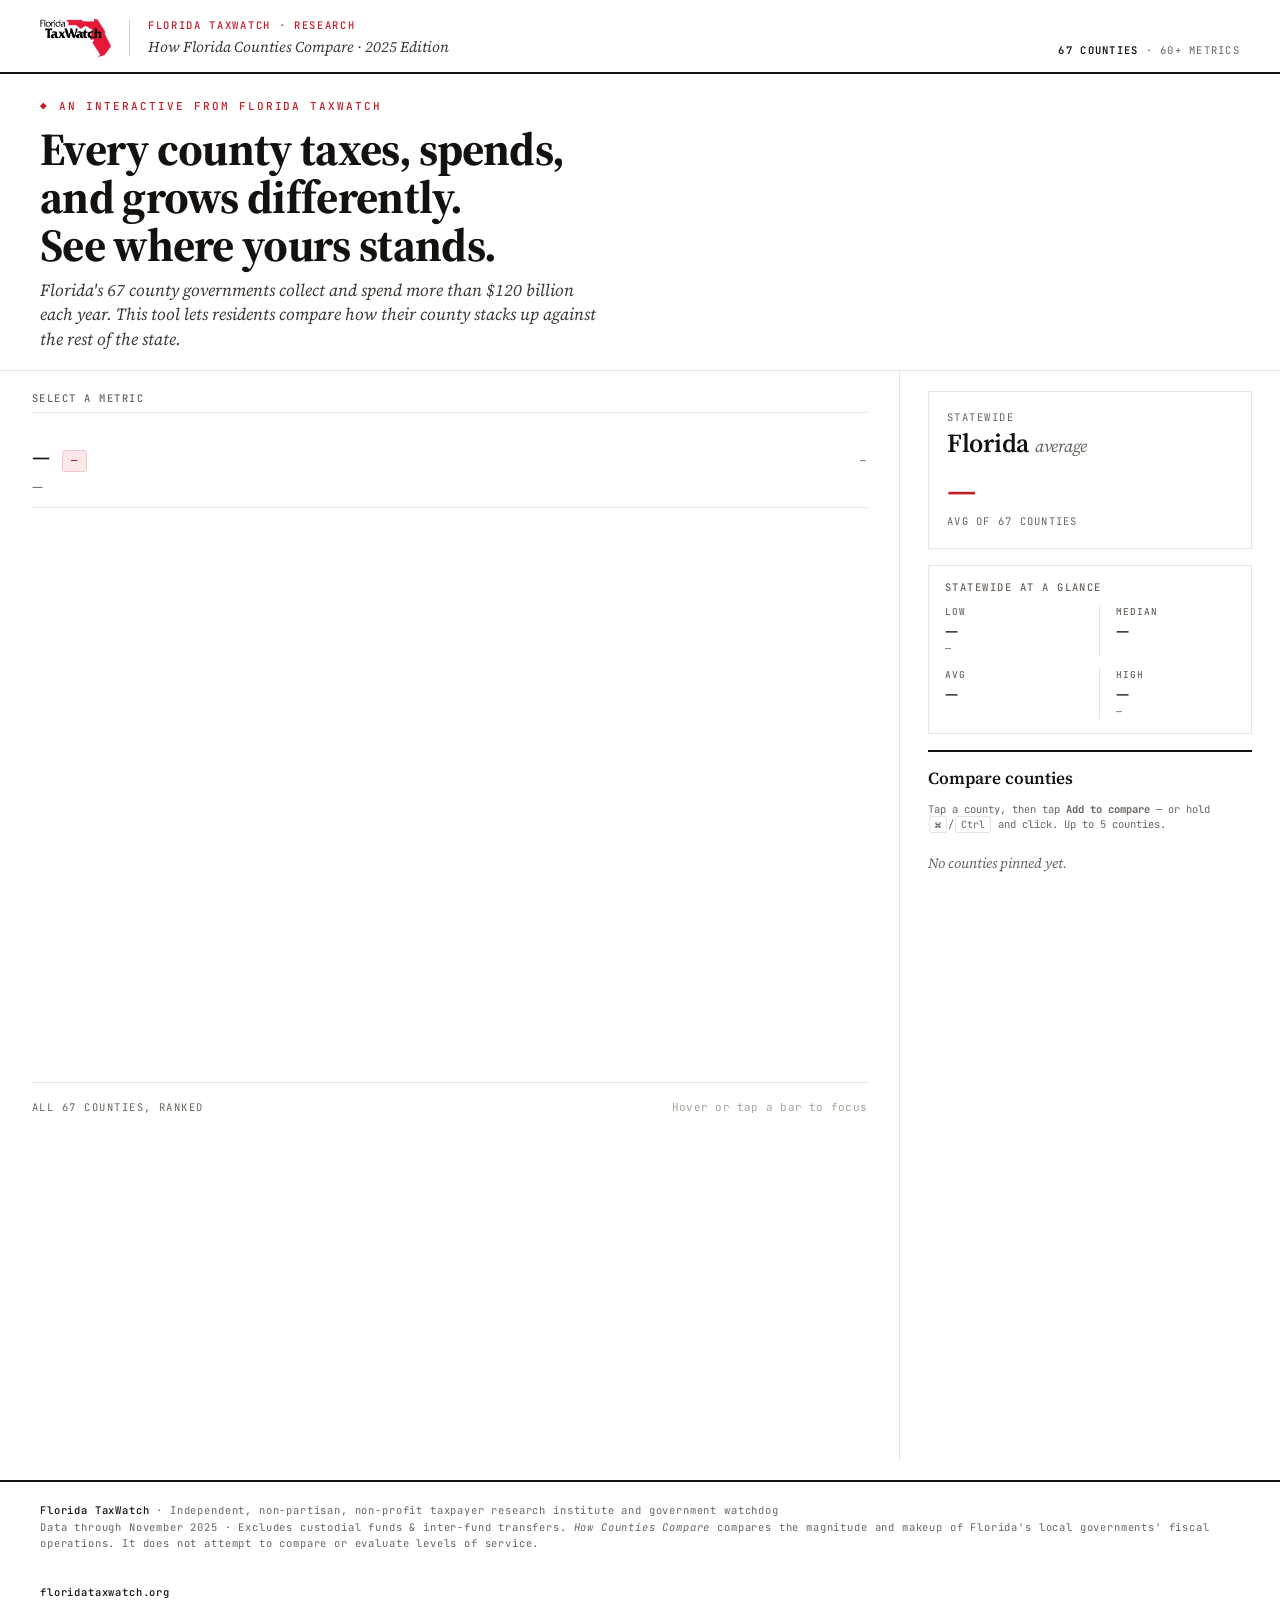
<file: index.html>
<!DOCTYPE html>
<html lang="en">
<head>
<meta charset="UTF-8">
<meta name="viewport" content="width=device-width, initial-scale=1.0">
<title>How Florida Counties Compare · Florida TaxWatch</title>
<link rel="icon" type="image/svg+xml" href="./assets/fl-favicon.svg">
<link href="https://fonts.googleapis.com/css2?family=Source+Serif+4:opsz,wght@8..60,400;8..60,600;8..60,700&family=Inter:wght@400;500;600;700&family=JetBrains+Mono:wght@400;500&display=swap" rel="stylesheet">
<script src="https://d3js.org/d3.v7.min.js"></script>
<style>
  :root {
    --red:       #c41e2a;
    --red-dark:  #8f1620;
    --red-deep:  #5c0e16;
    --ink:       #14110f;
    --ink-mid:   #3b3632;
    --ink-soft:  #6b645e;
    --ink-faint: #a9a29c;
    --paper:     #ffffff;
    --paper-2:   #f7f7f7;
    --rule:      #e5e5e5;
    --rule-soft: #f0f0f0;
    --navy:      #1a365d;
    --ok:        #2d6a4f;
    --serif:     "Source Serif 4", Georgia, "Times New Roman", serif;
    --sans:      "Inter", -apple-system, BlinkMacSystemFont, "Segoe UI", sans-serif;
    --mono:      "JetBrains Mono", ui-monospace, "SF Mono", Consolas, monospace;
  }
  *, *::before, *::after { box-sizing: border-box; }
  html, body { margin: 0; padding: 0; background: var(--paper); color: var(--ink); font-family: var(--sans); font-size: 15px; line-height: 1.5; -webkit-font-smoothing: antialiased; }

  .masthead { border-bottom: 2px solid var(--ink); padding: 18px 40px 14px; display: flex; align-items: flex-end; justify-content: space-between; gap: 32px; background: var(--paper); }
  .masthead-left { display: flex; align-items: center; gap: 18px; }
  .masthead img { height: 38px; width: auto; }
  .masthead .brand-rule { width: 1px; height: 36px; background: var(--ink); opacity: 0.2; }
  .masthead .brand-text { display: flex; flex-direction: column; }
  .masthead .kicker { font-family: var(--mono); font-size: 10.5px; letter-spacing: 0.16em; text-transform: uppercase; color: var(--red); font-weight: 500; }
  .masthead .edition { font-family: var(--serif); font-size: 15px; color: var(--ink-mid); font-style: italic; margin-top: 2px; }
  .masthead-right { font-family: var(--mono); font-size: 10.5px; letter-spacing: 0.12em; text-transform: uppercase; color: var(--ink-soft); text-align: right; }
  .masthead-right strong { color: var(--ink); font-weight: 600; }

  .headline-wrap { padding: 24px 40px 18px; border-bottom: 1px solid var(--rule); max-width: 1600px; margin: 0 auto; }
  .eyebrow { font-family: var(--mono); font-size: 11px; letter-spacing: 0.18em; text-transform: uppercase; color: var(--red); font-weight: 500; margin-bottom: 10px; }
  .eyebrow::before { content: "◆"; margin-right: 10px; color: var(--red); }
  h1.headline { font-family: var(--serif); font-size: clamp(30px, 3.6vw, 46px); font-weight: 700; line-height: 1.05; letter-spacing: -0.015em; margin: 0 0 8px; color: var(--ink); max-width: 24ch; text-wrap: balance; }
  .deck { font-family: var(--serif); font-size: 17px; font-weight: 400; font-style: italic; color: var(--ink-mid); max-width: 62ch; line-height: 1.45; margin: 0; text-wrap: pretty; }
  .byline { font-family: var(--mono); font-size: 11px; letter-spacing: 0.1em; text-transform: uppercase; color: var(--ink-soft); margin-top: 12px; }
  .byline .sep { color: var(--ink-faint); margin: 0 10px; }

  .main { display: grid; grid-template-columns: minmax(0, 1fr) 380px; gap: 0; max-width: 1600px; margin: 0 auto; }
  .map-col { border-right: 1px solid var(--rule); padding: 20px 32px 32px; min-width: 0; }
  .side-col { padding: 20px 28px 32px; background: var(--paper); }

  .metric-picker-wrap { margin-bottom: 10px; }
  .picker-label { display: block; font-family: var(--mono); font-size: 10.5px; letter-spacing: 0.14em; text-transform: uppercase; color: var(--ink-soft); margin-bottom: 6px; font-weight: 500; }
  .group-tabs { display: flex; flex-wrap: wrap; gap: 0; border-bottom: 1px solid var(--rule); margin-bottom: 10px; }
  .group-tab { font-family: var(--sans); font-size: 13px; font-weight: 500; color: var(--ink-soft); background: none; border: none; padding: 8px 14px 10px; cursor: pointer; border-bottom: 2px solid transparent; margin-bottom: -1px; transition: all 0.15s ease; }
  .group-tab:hover { color: var(--ink); }
  .group-tab.active { color: var(--red); border-bottom-color: var(--red); font-weight: 600; }

  .metric-row { display: flex; flex-wrap: wrap; gap: 6px; margin-bottom: 16px; }
  .metric-chip { font-family: var(--sans); font-size: 12.5px; padding: 6px 12px; border: 1px solid var(--rule); background: var(--paper); color: var(--ink-mid); border-radius: 999px; cursor: pointer; transition: all 0.12s ease; font-weight: 500; line-height: 1.35; max-width: 100%; text-align: left; }
  .metric-chip:hover { border-color: var(--ink-soft); color: var(--ink); }
  .metric-chip.active { background: var(--ink); color: var(--paper); border-color: var(--ink); }

  /* Tighter readout — title row spans full width; meta-pill drops under year chip */
  .readout { padding: 4px 0 10px; border-bottom: 1px solid var(--rule); margin-bottom: 14px; }
  .readout-title-row { display: flex; align-items: baseline; gap: 12px; flex-wrap: wrap; margin-bottom: 6px; }
  .readout h2 { font-family: var(--serif); font-size: 22px; font-weight: 600; margin: 0; line-height: 1.2; letter-spacing: -0.01em; color: var(--ink); text-wrap: balance; flex: 0 1 auto; }
  .year-chip { font-family: var(--mono); font-size: 10.5px; letter-spacing: 0.1em; text-transform: uppercase; color: var(--red); background: #fbe9ea; border: 1px solid #f1c9cc; padding: 2px 8px; border-radius: 3px; font-weight: 500; white-space: nowrap; }
  .readout .meta-pill { font-family: var(--mono); font-size: 10px; letter-spacing: 0.1em; text-transform: uppercase; color: var(--ink-soft); white-space: nowrap; margin-left: auto; }
  .readout .meta-pill strong { color: var(--ink); font-weight: 600; }
  .readout .readout-sub { font-family: var(--serif); font-style: italic; font-size: 13.5px; color: var(--ink-soft); line-height: 1.4; max-width: 90ch; margin: 0; }

  /* Centered variant for special (pie/line) views — title fills width, no meta pill in header, year chip drops to its own line */
  .readout.readout-centered .readout-title-row { justify-content: center; flex-direction: column; align-items: center; gap: 6px; }
  .readout.readout-centered .readout-title-row h2 { text-align: center; }
  .readout.readout-centered .meta-pill { display: none; }
  .readout.readout-centered .readout-sub { text-align: center; max-width: 70ch; margin: 0 auto; }

  /* Source caption under special chart */
  .chart-caption { font-family: var(--mono); font-size: 10.5px; letter-spacing: 0.08em; color: var(--ink-soft); text-align: center; padding: 10px 12px 0; line-height: 1.5; max-width: 80ch; margin: 0 auto; }

  .map-frame { position: relative; background: var(--paper); display: flex; flex-direction: column; }
  .map-frame.has-map { min-height: 500px; }
  #florida-map, #special-chart { width: 100%; height: 540px; display: block; }
  #special-chart { display: none; }
  /* Light-gray (not white) borders so the county outlines — and the shape of
     Florida — stay visible even where the fill is at the pale end of the scale,
     instead of dissolving into the white page. */
  .county-path { fill: var(--rule-soft); stroke: #cfcac5; stroke-width: 0.6; cursor: pointer; transition: opacity 0.15s ease, stroke-width 0.12s ease; }
  .county-path:hover { stroke: var(--ink); stroke-width: 1.4; }
  .county-path.selected { stroke: var(--ink); stroke-width: 2; }
  .county-path.compared { stroke: var(--red); stroke-width: 2; }
  .county-path.city-host { stroke: var(--red); stroke-width: 1.6; }
  .county-label { font-family: var(--sans); font-size: 8.5px; font-weight: 500; fill: var(--ink); pointer-events: none; text-shadow: 0 0 2px var(--paper), 0 0 2px var(--paper); paint-order: stroke; stroke: var(--paper); stroke-width: 2px; stroke-linejoin: round; transition: opacity 0.15s ease; }
  /* Names too wide for their county are hidden so they don't spill onto neighbors. */
  .county-label.crowded { opacity: 0; }
  /* …but reappear on hover, and all of them appear when the reader pinch-zooms in. */
  .county-label.crowded.reveal { opacity: 1; }
  .labels-zoomed .county-label.crowded { opacity: 1; }

  /* Special charts */
  .sc-axis text { font-family: var(--mono); font-size: 10px; fill: var(--ink-soft); }
  .sc-axis line, .sc-axis path { stroke: var(--rule); }
  .sc-gridline { stroke: var(--rule-soft); stroke-dasharray: 2 3; }
  .sc-area { opacity: 0.85; }
  .sc-line { fill: none; stroke-width: 2; }
  .sc-label { font-family: var(--sans); font-size: 11px; font-weight: 500; fill: var(--ink); }
  .sc-pie-label { font-family: var(--sans); font-size: 12px; fill: var(--ink); }
  .sc-pie-pct { font-family: var(--serif); font-size: 15px; font-weight: 600; fill: var(--ink); }
  .sc-pie-slice { stroke: var(--paper); stroke-width: 2; }

  .legend { display: none; align-items: center; gap: 14px; padding: 10px 0 0; border-top: 1px solid var(--rule-soft); margin-top: 8px; }
  .legend-title { font-family: var(--mono); font-size: 10.5px; letter-spacing: 0.12em; text-transform: uppercase; color: var(--ink-soft); }
  .legend-bar { display: flex; flex: 1; max-width: 360px; height: 10px; border: 1px solid var(--rule); }
  .legend-bar > div { flex: 1; height: 100%; }
  .legend-ends { font-family: var(--mono); font-size: 11px; color: var(--ink); font-variant-numeric: tabular-nums; }

  .tooltip { position: fixed; background: var(--ink); color: var(--paper); padding: 10px 14px; border-radius: 2px; pointer-events: none; font-size: 12.5px; line-height: 1.4; z-index: 1000; opacity: 0; transition: opacity 0.12s; max-width: 300px; box-shadow: 0 6px 24px rgba(0,0,0,0.18); }
  .tooltip.visible { opacity: 1; }
  .tooltip .tt-name { font-family: var(--serif); font-size: 15px; font-weight: 600; margin-bottom: 4px; }
  .tooltip .tt-value { font-family: var(--mono); font-size: 14px; color: #ffb8b8; font-weight: 500; margin: 3px 0; }
  .tooltip .tt-paired { font-family: var(--mono); font-size: 12px; color: #c9bfb5; margin-top: 2px; }
  .tooltip .tt-rank { font-family: var(--mono); font-size: 10.5px; letter-spacing: 0.1em; text-transform: uppercase; color: #c9bfb5; margin-top: 4px; }
  .tooltip .tt-hint { font-family: var(--mono); font-size: 10px; color: #9b928a; margin-top: 6px; letter-spacing: 0.08em; text-transform: uppercase; }

  .focus-card { border: 1px solid var(--rule); padding: 18px; margin-bottom: 16px; background: var(--paper); }
  .focus-card.empty { background: var(--paper-2); border-style: dashed; }
  .focus-eyebrow { font-family: var(--mono); font-size: 10.5px; letter-spacing: 0.14em; text-transform: uppercase; color: var(--ink-soft); margin-bottom: 4px; }
  .focus-name { font-family: var(--serif); font-size: 26px; font-weight: 600; line-height: 1.1; letter-spacing: -0.01em; color: var(--ink); margin: 0 0 14px; }
  .focus-name .county-word { font-style: italic; font-weight: 400; color: var(--ink-soft); font-size: 17px; }
  .focus-value { font-family: var(--serif); font-size: 36px; font-weight: 700; color: var(--red); line-height: 1; letter-spacing: -0.02em; font-variant-numeric: tabular-nums; }
  .focus-value-label { font-family: var(--mono); font-size: 10.5px; letter-spacing: 0.12em; text-transform: uppercase; color: var(--ink-soft); margin-top: 6px; }
  .focus-paired { margin-top: 12px; padding-top: 10px; border-top: 1px dashed var(--rule); }
  .focus-paired .fp-label { font-family: var(--mono); font-size: 10px; letter-spacing: 0.12em; text-transform: uppercase; color: var(--ink-soft); }
  .focus-paired .fp-value { font-family: var(--serif); font-size: 20px; font-weight: 600; color: var(--ink-mid); }
  .focus-stats { display: grid; grid-template-columns: repeat(2, 1fr); gap: 14px; margin-top: 14px; padding-top: 12px; border-top: 1px solid var(--rule-soft); }
  .stat-label { font-family: var(--mono); font-size: 10px; letter-spacing: 0.12em; text-transform: uppercase; color: var(--ink-soft); margin-bottom: 4px; }
  .stat-value { font-family: var(--serif); font-size: 19px; font-weight: 600; color: var(--ink); line-height: 1.1; }
  .stat-value.pos { color: var(--red); }
  .stat-value.neg { color: var(--ok); }

  .percentile { margin-top: 12px; }
  .percentile-track { position: relative; height: 4px; background: var(--rule); }
  .percentile-fill { position: absolute; left: 0; top: 0; height: 100%; background: var(--red); }
  .percentile-tick { position: absolute; top: -3px; width: 2px; height: 10px; background: var(--ink); transform: translateX(-1px); }
  .percentile-labels { display: flex; justify-content: space-between; font-family: var(--mono); font-size: 9.5px; letter-spacing: 0.1em; text-transform: uppercase; color: var(--ink-soft); margin-top: 6px; }

  .strip { border: 1px solid var(--rule); padding: 14px 16px; margin-bottom: 16px; background: var(--paper); }
  .strip-title { font-family: var(--mono); font-size: 10.5px; letter-spacing: 0.14em; text-transform: uppercase; color: var(--ink-soft); margin-bottom: 10px; font-weight: 500; }
  /* 2×2 grid (was a single row of 4). In the 380px sidebar a one-row layout
     left each cell too narrow, so wide values like $4,873.55 or 2,814,927
     (single, unbreakable number tokens) spilled past the box. Two columns
     roughly double each cell's width so every metric's numbers fit. */
  .strip-row { display: grid; grid-template-columns: 1fr 1fr; gap: 12px 18px; }
  .strip-cell { min-width: 0; }
  .strip-cell:nth-child(even) { border-left: 1px solid var(--rule); padding-left: 16px; }
  .strip-cell .sc-label { font-family: var(--mono); font-size: 9.5px; letter-spacing: 0.1em; text-transform: uppercase; color: var(--ink-soft); margin-bottom: 2px; }
  .strip-cell .sc-value { font-family: var(--serif); font-size: 16px; font-weight: 600; color: var(--ink); line-height: 1.1; font-variant-numeric: tabular-nums; overflow-wrap: break-word; }
  .strip-cell .sc-county { font-family: var(--mono); font-size: 10px; color: var(--ink-soft); margin-top: 2px; }

  .compare { border-top: 2px solid var(--ink); padding-top: 14px; }
  .compare-head { display: flex; justify-content: space-between; align-items: baseline; margin-bottom: 10px; }
  .compare-head h3 { font-family: var(--serif); font-size: 17px; font-weight: 600; margin: 0; }
  .compare-hint { font-family: var(--mono); font-size: 10.5px; color: var(--ink-soft); margin-bottom: 10px; line-height: 1.5; }
  .compare-hint kbd { font-family: var(--mono); font-size: 10px; padding: 1px 5px; border: 1px solid var(--rule); background: var(--paper); border-radius: 2px; margin: 0 1px; }
  .compare-row { display: grid; grid-template-columns: 16px 1fr auto; gap: 10px; align-items: center; padding: 8px 0; border-bottom: 1px solid var(--rule-soft); }
  .compare-row:last-child { border-bottom: none; }
  .compare-row .swatch { width: 8px; height: 8px; border-radius: 50%; }
  .compare-row .cr-name { font-family: var(--serif); font-size: 15px; font-weight: 500; }
  .compare-row .cr-value { font-family: var(--mono); font-size: 13px; font-weight: 500; font-variant-numeric: tabular-nums; text-align: right; }
  .compare-row .cr-rank { font-family: var(--mono); font-size: 10px; color: var(--ink-soft); letter-spacing: 0.08em; text-transform: uppercase; }
  .compare-bar-wrap { grid-column: 1 / -1; height: 4px; background: var(--rule-soft); margin-top: 6px; }
  .compare-bar-fill { height: 100%; }
  .compare-clear { font-family: var(--mono); font-size: 10.5px; letter-spacing: 0.1em; text-transform: uppercase; background: none; border: none; color: var(--ink-soft); cursor: pointer; padding: 2px 4px; }
  .compare-clear:hover { color: var(--red); }
  .map-clear-btn { font-family: var(--mono); font-size: 10.5px; letter-spacing: 0.1em; text-transform: uppercase; background: var(--paper-2); border: 1px solid var(--rule); color: var(--ink-soft); cursor: pointer; padding: 5px 14px; border-radius: 2px; transition: all 0.12s ease; }
  .map-clear-btn:hover { color: var(--red); border-color: var(--red); background: #fbe9ea; }
  .focus-pin-btn { display: block; width: 100%; margin-top: 14px; padding: 11px 14px; font-family: var(--mono); font-size: 11px; letter-spacing: 0.12em; text-transform: uppercase; font-weight: 500; background: var(--ink); color: var(--paper); border: 1px solid var(--ink); border-radius: 2px; cursor: pointer; transition: all 0.12s ease; }
  .focus-pin-btn:hover { background: var(--ink-mid); border-color: var(--ink-mid); }
  .focus-pin-btn.remove { background: var(--paper); color: var(--red); border-color: var(--red); }
  .focus-pin-btn.remove:hover { background: #fbe9ea; }

  .ranked { margin-top: 20px; border-top: 1px solid var(--rule); padding-top: 16px; }
  .ranked.hidden { display: none; }
  .ranked-title { font-family: var(--mono); font-size: 10.5px; letter-spacing: 0.14em; text-transform: uppercase; color: var(--ink-soft); margin-bottom: 12px; display: flex; justify-content: space-between; align-items: baseline; flex-wrap: wrap; gap: 10px; }
  .ranked-title .hint { text-transform: none; letter-spacing: 0.02em; color: var(--ink-faint); font-size: 11px; }
  .ranked-legend { display: flex; gap: 12px; font-family: var(--mono); font-size: 10px; color: var(--ink-soft); text-transform: uppercase; letter-spacing: 0.08em; }
  .ranked-legend .sw { display: inline-block; width: 10px; height: 10px; margin-right: 4px; vertical-align: middle; }
  .ranked-svg { width: 100%; height: 300px; display: block; }
  .ranked-svg .bar { fill: var(--red); opacity: 0.55; }
  .ranked-svg .bar.hot { opacity: 1; }
  .ranked-svg .bar.selected { fill: var(--ink); opacity: 1; }
  .ranked-svg .bar:hover { opacity: 0.85; }
  .ranked-svg .bar-paired { fill: var(--navy); opacity: 0.45; }
  .ranked-svg .label { font-family: var(--mono); font-size: 8.5px; fill: var(--ink-mid); }
  .ranked-svg .axis text { font-family: var(--mono); font-size: 10px; fill: var(--ink-soft); }
  .ranked-svg .axis line, .ranked-svg .axis path { stroke: var(--rule); }
  .ranked-svg .gridline { stroke: var(--rule-soft); stroke-dasharray: 2 3; }

  .colophon { border-top: 2px solid var(--ink); padding: 20px 40px; margin-top: 20px; font-family: var(--mono); font-size: 10.5px; letter-spacing: 0.08em; color: var(--ink-soft); line-height: 1.6; display: flex; justify-content: space-between; gap: 32px; flex-wrap: wrap; }
  .colophon strong { color: var(--ink); font-weight: 500; }

  @media (max-width: 1000px) {
    /* minmax(0,1fr) — without the 0 floor a long metric label can force the
       column wider than the screen, spilling the whole page into a horizontal
       scroll on phones. */
    .main { grid-template-columns: minmax(0, 1fr); }
    .map-col { border-right: none; border-bottom: 1px solid var(--rule); }
    #florida-map, #special-chart { height: 440px; }
  }

  @media (max-width: 700px) {
    .masthead { padding: 14px 18px 12px; gap: 14px; flex-wrap: wrap; }
    .masthead img { height: 30px; }
    .masthead-left { min-width: 0; }
    .masthead .brand-text { min-width: 0; }
    /* The "67 Counties · 60+ Metrics" tag is decorative and overflows on
       narrow phones — drop it so the masthead never clips. */
    .masthead-right { display: none; }
    .masthead .edition { font-size: 12.5px; white-space: normal; }
    .headline-wrap { padding: 18px 18px 14px; }
    .map-col { padding: 16px 16px 24px; }
    .side-col { padding: 16px 16px 24px; }
    .colophon { padding: 16px 18px; gap: 14px; font-size: 10px; }

    /* Compact tooltip on phone — was overwhelming */
    .tooltip { max-width: 200px; padding: 7px 10px; font-size: 11px; }
    .tooltip .tt-name { font-size: 13px; margin-bottom: 2px; }
    .tooltip .tt-value { font-size: 12px; margin: 2px 0; }
    .tooltip .tt-paired { font-size: 10.5px; }
    .tooltip .tt-rank { font-size: 9.5px; margin-top: 3px; }
    .tooltip .tt-hint { display: none; }
  }
</style>
</head>
<body>

<header class="masthead">
  <div class="masthead-left">
    <img src="./assets/ftw-logo-black.png" alt="Florida TaxWatch">
    <div class="brand-rule"></div>
    <div class="brand-text">
      <span class="kicker">Florida TaxWatch · Research</span>
      <span class="edition">How Florida Counties Compare · 2025 Edition</span>
    </div>
  </div>
  <div class="masthead-right">
    <strong>67 Counties</strong> · 60+ Metrics
  </div>
</header>

<section class="headline-wrap">
  <div class="eyebrow">An interactive from Florida TaxWatch</div>
  <h1 class="headline">Every county taxes, spends, and grows differently. See where yours stands.</h1>
  <p class="deck">Florida's 67 county governments collect and spend more than $120 billion each year. This tool lets residents compare how their county stacks up against the rest of the state.</p>
</section>

<main class="main">
  <section class="map-col">
    <div class="metric-picker-wrap">
      <span class="picker-label">Select a metric</span>
      <div class="group-tabs" id="group-tabs"></div>
      <div class="metric-row" id="metric-row"></div>
    </div>

    <div class="readout">
      <div class="readout-title-row">
        <h2 id="metric-name">—</h2>
        <span class="year-chip" id="year-chip">—</span>
        <div class="meta-pill" id="metric-meta">—</div>
      </div>
      <div class="readout-sub" id="metric-desc">—</div>
    </div>

    <div id="map-clear-wrap" style="display:none; margin-bottom:8px; text-align:right;">
      <button id="map-clear-btn" class="map-clear-btn">✕ Clear selection</button>
    </div>

    <div class="map-frame">
      <svg id="florida-map" role="img" aria-label="Florida counties map"></svg>
      <svg id="special-chart" role="img" aria-label="Supplementary chart"></svg>
      <div class="legend" id="legend-wrap">
        <span class="legend-title">Scale</span>
        <span class="legend-ends" id="legend-min">—</span>
        <div class="legend-bar" id="legend-bar"></div>
        <span class="legend-ends" id="legend-max">—</span>
      </div>
      <div class="chart-caption" id="chart-caption" style="display:none;"></div>
    </div>

    <div class="ranked" id="ranked-wrap">
      <div class="ranked-title">
        <span>All 67 counties, ranked</span>
        <div class="ranked-legend" id="ranked-legend"></div>
        <span class="hint">Hover or tap a bar to focus</span>
      </div>
      <svg class="ranked-svg" id="ranked-chart"></svg>
    </div>
  </section>

  <aside class="side-col">
    <div class="focus-card" id="focus-card">
      <div class="focus-eyebrow" id="focus-eyebrow">STATEWIDE</div>
      <div class="focus-name" id="focus-name">Florida <span class="county-word">average</span></div>
      <div>
        <div class="focus-value" id="focus-value">—</div>
        <div class="focus-value-label" id="focus-value-label">AVG OF 67 COUNTIES</div>
      </div>
      <div class="focus-paired" id="focus-paired" style="display:none;">
        <div class="fp-label" id="fp-label">—</div>
        <div class="fp-value" id="fp-value">—</div>
      </div>
      <div class="focus-stats" id="focus-stats" style="display:none;">
        <div>
          <div class="stat-label">Rank</div>
          <div class="stat-value" id="stat-rank">—</div>
        </div>
        <div>
          <div class="stat-label">vs. statewide avg</div>
          <div class="stat-value" id="stat-vs-avg">—</div>
        </div>
      </div>
      <div class="percentile" id="percentile" style="display:none;">
        <div class="percentile-track">
          <div class="percentile-fill" id="percentile-fill"></div>
          <div class="percentile-tick" id="percentile-tick"></div>
        </div>
        <div class="percentile-labels">
          <span>Lowest</span>
          <span id="percentile-label">—</span>
          <span>Highest</span>
        </div>
      </div>
      <button class="focus-pin-btn" id="focus-pin-btn" style="display:none;">+ Add to compare</button>
    </div>

    <div class="strip" id="strip">
      <div class="strip-title">Statewide at a glance</div>
      <div class="strip-row">
        <div class="strip-cell">
          <div class="sc-label">Low</div>
          <div class="sc-value" id="strip-min">—</div>
          <div class="sc-county" id="strip-min-c">—</div>
        </div>
        <div class="strip-cell">
          <div class="sc-label">Median</div>
          <div class="sc-value" id="strip-med">—</div>
        </div>
        <div class="strip-cell">
          <div class="sc-label">Avg</div>
          <div class="sc-value" id="strip-avg">—</div>
        </div>
        <div class="strip-cell">
          <div class="sc-label">High</div>
          <div class="sc-value" id="strip-max">—</div>
          <div class="sc-county" id="strip-max-c">—</div>
        </div>
      </div>
    </div>

    <div class="compare">
      <div class="compare-head">
        <h3>Compare counties</h3>
        <button class="compare-clear" id="compare-clear" style="display:none;">Clear</button>
      </div>
      <div class="compare-hint">
        Tap a county, then tap <strong>Add to compare</strong> — or hold <kbd>⌘</kbd>/<kbd>Ctrl</kbd> and click. Up to 5 counties.
      </div>
      <div id="compare-list">
        <div style="font-family:var(--serif); font-style:italic; font-size:14px; color:var(--ink-soft); padding:10px 0;">No counties pinned yet.</div>
      </div>
    </div>
  </aside>
</main>

<footer class="colophon">
  <div>
    <strong>Florida TaxWatch</strong> · Independent, non-partisan, non-profit taxpayer research institute and government watchdog<br>
    Data through November 2025 · Excludes custodial funds &amp; inter-fund transfers. <em>How Counties Compare</em> compares the magnitude and makeup of Florida's local governments' fiscal operations. It does not attempt to compare or evaluate levels of service.
  </div>
  <div style="text-align:right;">
    <strong>floridataxwatch.org</strong>
  </div>
</footer>

<div class="tooltip" id="tooltip"></div>

<script src="./shared/counties-data.js"></script>
<script src="./shared/florida-geo.js"></script>
<script src="./shared/florida-data.js"></script>
<script src="./shared/property-tax-data.js"></script>
<script src="./shared/municipal-expenditure-data.js"></script>
<script>
(async () => {
  const TT = document.getElementById('tooltip');
  const MAP = document.getElementById('florida-map');
  const SC = document.getElementById('special-chart');
  const { counties, geo, stats, METRICS } = await window.FloridaData.loadFlorida();
  const { fmt, fmtCompact } = window.FloridaData;

  // ── Aggregate city-level growth from per-county municipalGrowth arrays.
  // Produces c.cityGrowth50 — the median 10-yr growth across that county's
  // top cities (so the metric colors the map meaningfully).
  counties.forEach(c => {
    const arr = Array.isArray(c.municipalGrowth) ? c.municipalGrowth : [];
    const growths = arr.map(x => x && (x.growth2014_2024 ?? x.growth)).filter(v => v != null && !isNaN(v));
    if (growths.length) {
      const sorted = [...growths].sort((a, b) => a - b);
      c.cityGrowth50 = sorted[Math.floor(sorted.length / 2)];
      c.cityGrowth50Detail = arr;
    }
  });
  // Recompute stats + ranks for cityGrowth50
  {
    const key = 'cityGrowth50';
    const vals = counties.map(c => c[key]).filter(v => v != null);
    if (vals.length) {
      const sorted = [...vals].sort((a, b) => a - b);
      stats[key] = {
        min: sorted[0], max: sorted[sorted.length - 1],
        median: sorted[Math.floor(sorted.length / 2)],
        mean: vals.reduce((a, b) => a + b, 0) / vals.length, count: vals.length,
      };
      [...counties].filter(c => c[key] != null).sort((a, b) => b[key] - a[key])
        .forEach((c, i) => { c.ranks = c.ranks || {}; c.ranks[key] = i + 1; });
    }
  }

  // Build group map
  const groups = {};
  for (const [key, m] of Object.entries(METRICS)) {
    if (m.hidden) continue;
    (groups[m.group] = groups[m.group] || []).push({ key, ...m });
  }
  const groupOrder = ["Property Taxes", "Other taxes & fees", "County & Municipal Revenue", "County & Municipal Expenditure", "Population & Miscellaneous"];

  let currentGroup = "Property Taxes";
  let currentMetric = "perCapitaTotalPropertyTaxLevies";
  let selected = null;
  let compared = [];
  const compareColors = ["#c41e2a", "#1a365d", "#8f1620", "#2d6a4f", "#c9a227"];

  // ── Picker
  const tabsEl = document.getElementById('group-tabs');
  const rowEl = document.getElementById('metric-row');
  function renderTabs() {
    tabsEl.innerHTML = '';
    for (const g of groupOrder) {
      if (!groups[g]) continue;
      const b = document.createElement('button');
      b.className = 'group-tab' + (g === currentGroup ? ' active' : '');
      b.textContent = g;
      b.onclick = () => { currentGroup = g; currentMetric = groups[g][0].key; renderTabs(); renderChips(); applyMetric(); };
      tabsEl.appendChild(b);
    }
  }
  function renderChips() {
    rowEl.innerHTML = '';
    for (const m of groups[currentGroup]) {
      const c = document.createElement('button');
      c.className = 'metric-chip' + (m.key === currentMetric ? ' active' : '');
      c.textContent = m.label;
      c.onclick = () => { currentMetric = m.key; renderChips(); applyMetric(); };
      rowEl.appendChild(c);
    }
  }

  // ── Map
  const WIDTH = MAP.clientWidth || 900, HEIGHT = 540;
  MAP.setAttribute('viewBox', `0 0 ${WIDTH} ${HEIGHT}`);
  MAP.setAttribute('preserveAspectRatio', 'xMidYMid meet');
  const projection = d3.geoMercator().fitSize([WIDTH - 30, HEIGHT - 30], geo);
  const path = d3.geoPath(projection);
  const svg = d3.select(MAP);
  const mapG = svg.append('g').attr('transform', 'translate(15, 15)');
  const paths = mapG.selectAll('path').data(geo.features, d => d.id).enter().append('path')
    .attr('class', 'county-path').attr('d', path)
    .on('mouseenter', (ev, f) => { showTT(ev, f); const el = labelByFips.get(f.id); if (el) el.classList.add('reveal'); })
    .on('mousemove', positionTT)
    .on('mouseleave', (ev, f) => { TT.classList.remove('visible'); const el = labelByFips.get(f.id); if (el) el.classList.remove('reveal'); })
    .on('click', (ev, f) => {
      const c = counties.find(c => c.fips === f.id);
      if (!c) return;
      if (ev.ctrlKey || ev.metaKey || ev.shiftKey) toggleCompare(c); else selectCounty(c);
    });

  // County name labels — sit on top of each county. A name is hidden when it's
  // wider than the county that holds it (it would otherwise spill onto
  // neighbors and clutter the map). Hidden names reappear on hover, and all of
  // them appear when the reader pinch-zooms in — where there is room to read
  // them. On touch, pinch-zoom + this reveal is the main way to identify the
  // small counties, since hover doesn't work there.
  const labelByFips = new Map();
  const labels = mapG.selectAll('text.county-label').data(geo.features, d => d.id).enter().append('text')
    .attr('class', 'county-label')
    .attr('transform', d => { const [x, y] = path.centroid(d); return `translate(${x},${y})`; })
    .attr('text-anchor', 'middle')
    .attr('dominant-baseline', 'middle')
    .text(d => { const c = counties.find(c => c.fips === d.id); return c ? c.name : ''; });
  // Flag names wider than ~92% of their county's width as "crowded" (hidden).
  // getBBox() can throw in some browsers if the SVG isn't laid out yet, so each
  // measurement is guarded — a failure here must never abort the whole script
  // (which would otherwise leave the map unrendered).
  labels.each(function (d) {
    labelByFips.set(d.id, this);
    try {
      const b = path.bounds(d);               // [[x0,y0],[x1,y1]] in map units
      const countyW = b[1][0] - b[0][0];
      if (this.getBBox().width > countyW * 0.92) this.classList.add('crowded');
    } catch (e) { /* leave the label visible if it can't be measured */ }
  });
  // Reveal every hidden name once the reader pinch-zooms in past ~1.4×.
  const vv = window.visualViewport;
  if (vv) {
    const syncZoomLabels = () => mapG.classed('labels-zoomed', vv.scale > 1.4);
    vv.addEventListener('resize', syncZoomLabels);
    vv.addEventListener('scroll', syncZoomLabels);
  }

  // ── Color scale
  function makeScale(key) {
    const s = stats[key]; if (!s) return () => '#eee';
    const inter = d3.interpolateRgb('#f2d6cd', '#5c0e16');
    const scale = d3.scaleSequential(inter).domain([s.min, s.max]).clamp(true);
    scale.norm = inter; return scale;
  }
  function buildLegend(scale) {
    const LEG = document.getElementById('legend-bar'); LEG.innerHTML = '';
    for (let i = 0; i < 9; i++) { const d = document.createElement('div'); d.style.background = scale(i / 8); LEG.appendChild(d); }
  }

  function applyMetric() {
    const key = currentMetric, m = METRICS[key];

    // Readout — strip any trailing 4-digit year so it's not duplicated by the year chip
    const titleText = (m.label || '').replace(/\s+(19|20)\d{2}\s*$/, '');
    document.getElementById('metric-name').textContent = titleText;
    document.getElementById('year-chip').textContent = m.year || '';
    document.getElementById('metric-desc').textContent = m.desc || '';
    // Meta pill shows group only — full source gets its own line under the chart.
    document.getElementById('metric-meta').innerHTML = `<strong>${m.group.toUpperCase()}</strong>`;

    // Centered, chart-style readout for ALL views (map + pie + line) — title,
    // year chip, and subtitle stack centered; source caption lives below the
    // chart/map for consistency.
    document.querySelector('.readout').classList.add('readout-centered');
    const caption = document.getElementById('chart-caption');
    if (m.source) {
      caption.textContent = 'Source: ' + m.source;
      caption.style.display = '';
    } else {
      caption.style.display = 'none';
    }

    // Special metric? Show SC chart, hide map+legend+ranked
    if (m.special) {
      MAP.style.display = 'none';
      SC.style.display = 'block';
      document.querySelector('.map-frame').classList.remove('has-map');
      document.getElementById('legend-wrap').style.display = 'none';
      document.getElementById('ranked-wrap').classList.add('hidden');
      document.getElementById('strip').style.display = 'none';
      renderSpecial(m);
      updateFocus(); renderCompare();
      return;
    }

    MAP.style.display = 'block';
    SC.style.display = 'none';
    document.querySelector('.map-frame').classList.add('has-map');
    document.getElementById('legend-wrap').style.display = '';
    document.getElementById('ranked-wrap').classList.remove('hidden');
    document.getElementById('strip').style.display = '';

    const s = stats[key]; const scale = makeScale(key);
    paths.transition().duration(300).attr('fill', f => {
      const c = counties.find(c => c.fips === f.id); const v = c ? c[key] : null;
      return v == null ? '#e8e8e8' : scale(v);
    });
    buildLegend(scale.norm);
    document.getElementById('legend-min').textContent = fmtCompact(s?.min, m.format);
    document.getElementById('legend-max').textContent = fmtCompact(s?.max, m.format);

    // Strip
    const minC = counties.find(c => c[key] === s?.min);
    const maxC = counties.find(c => c[key] === s?.max);
    document.getElementById('strip-min').textContent = fmt(s?.min, m.format);
    document.getElementById('strip-min-c').textContent = minC?.name || '';
    document.getElementById('strip-med').textContent = fmt(s?.median, m.format);
    document.getElementById('strip-avg').textContent = fmt(s?.mean, m.format);
    document.getElementById('strip-max').textContent = fmt(s?.max, m.format);
    document.getElementById('strip-max-c').textContent = maxC?.name || '';

    updateFocus(); renderCompare(); renderRanked();
  }

  // ── Special charts ───────────────────────────────────────
  function renderSpecial(m) {
    const W = SC.clientWidth || 900;
    // Pie charts are naturally shorter than the 540px map — shrink the SVG
    // so the pie sits just under the readout instead of drifting to the
    // bottom of the 540px frame, leaving a huge gap above it.
    const isPie = m.special === 'percentLevies' || m.special === 'percentTaxable'
      || m.special === 'percentRevenueCounty' || m.special === 'percentRevenueMunicipal'
      || m.special === 'percentExpenditureCounty' || m.special === 'percentExpenditureMunicipal';
    const isRateTiers = m.special === 'rateTiers';
    const isCityList = m.special === 'cityList';
    const isCityGrowth = m.special === 'cityGrowth';
    const isCityListGrowth = m.special === 'cityListGrowth';
    const H = isPie ? 380 : (isRateTiers ? 560 : (isCityList ? 980 : (isCityGrowth ? 1180 : (isCityListGrowth ? 1480 : 540))));
    SC.style.height = H + 'px';
    SC.setAttribute('viewBox', `0 0 ${W} ${H}`);
    SC.setAttribute('preserveAspectRatio', 'xMidYMid meet');
    const root = d3.select(SC); root.selectAll('*').remove();

    if (m.special === 'statewideGrowth') renderStatewideGrowth(root, W, H);
    else if (m.special === 'percentLevies') renderPie(root, W, H, window.FloridaPercentLevies, 'percent', '$ Billions · % of total');
    else if (m.special === 'percentTaxable') renderPie(root, W, H, window.FloridaPercentTaxable, 'percent', '% of statewide taxable value');
    else if (m.special === 'percentRevenueCounty') renderPie(root, W, H, window.FloridaCountyRevenueBySource, 'percent', '$ Millions · % of total · Total $59.2B');
    else if (m.special === 'percentRevenueMunicipal') renderPie(root, W, H, window.FloridaMunicipalRevenueBySource, 'percent', '$ Millions · % of total · Total $48.2B');
    else if (m.special === 'percentExpenditureCounty') renderPie(root, W, H, window.FloridaCountyExpenditureBySource, 'percent', '$ Millions · % of total · Total $50.5B');
    else if (m.special === 'percentExpenditureMunicipal') renderPie(root, W, H, window.FloridaMunicipalExpenditureBySource, 'percent', '$ Millions · % of total · Total $40.3B');
    else if (m.special === 'cityList') renderCityList(root, W, H, counties);
    else if (m.special === 'rateTiers') renderRateTiers(root, W, H, window.FloridaRateTiers[m.rateTiersKey], m);
    else if (m.special === 'cityGrowth') {
      renderCityGrowthList(root, W, H);
    }
    else if (m.special === 'cityListGrowth') {
      renderCityExpenditureGrowth(root, W, H);
    }
  }

  function renderStatewideGrowth(root, W, H) {
    const data = window.FloridaStatewideGrowth;
    const mL = 70, mR = 180, mT = 30, mB = 50;
    const years = data.map(d => d.fy);
    const x = d3.scalePoint().domain(years).range([mL, W - mR]);
    const y = d3.scaleLinear().domain([0, d3.max(data, d => d.total) * 1.05]).range([H - mB, mT]);

    // gridlines + y-axis
    const ticks = y.ticks(6);
    root.append('g').selectAll('line').data(ticks).enter().append('line').attr('class', 'sc-gridline')
      .attr('x1', mL).attr('x2', W - mR).attr('y1', d => y(d)).attr('y2', d => y(d));
    const yAxis = root.append('g').attr('class', 'sc-axis').attr('transform', `translate(${mL},0)`);
    yAxis.call(d3.axisLeft(y).ticks(6).tickFormat(v => '$' + (v / 1000).toFixed(0) + 'B'));
    yAxis.select('.domain').remove();

    // x-axis — every 5 years
    const xAxis = root.append('g').attr('class', 'sc-axis').attr('transform', `translate(0,${H - mB})`);
    xAxis.call(d3.axisBottom(x).tickValues(years.filter((_, i) => i % 4 === 0 || i === years.length - 1)));

    // Lines by jurisdiction
    const series = [
      { key: 'counties', label: 'Counties', color: '#c41e2a' },
      { key: 'schools', label: 'School Districts', color: '#1a365d' },
      { key: 'municipalities', label: 'Cities', color: '#c9a227' },
      { key: 'special', label: 'Ind. Special Districts', color: '#2d6a4f' },
      { key: 'total', label: 'Total', color: '#14110f' },
    ];
    const line = d3.line().x(d => x(d.fy));
    const last = data[data.length - 1];

    // Draw lines first
    series.forEach(s => {
      root.append('path').datum(data).attr('class', 'sc-line')
        .attr('stroke', s.color)
        .attr('stroke-width', s.key === 'total' ? 3 : 1.6)
        .attr('d', line.y(d => y(d[s.key])));
    });

    // ── End-label placement with collision avoidance ───────
    // Each label wants to sit at its series' terminal y. When two series end
    // at nearly the same value, stack them with a minimum gap and draw a
    // small connector from the true endpoint to the shifted label.
    const MIN_GAP = 14;
    const labels = series.map(s => ({
      s,
      yTrue: y(last[s.key]),
      yLabel: y(last[s.key]),
    }));
    // Sort by true y (top to bottom) and push labels down when they collide
    labels.sort((a, b) => a.yTrue - b.yTrue);
    for (let i = 1; i < labels.length; i++) {
      const prev = labels[i - 1], cur = labels[i];
      if (cur.yLabel - prev.yLabel < MIN_GAP) cur.yLabel = prev.yLabel + MIN_GAP;
    }
    // If the stack overshoots the bottom, rebalance upward
    const bottom = H - mB;
    if (labels[labels.length - 1].yLabel > bottom - 4) {
      labels[labels.length - 1].yLabel = bottom - 4;
      for (let i = labels.length - 2; i >= 0; i--) {
        if (labels[i + 1].yLabel - labels[i].yLabel < MIN_GAP) {
          labels[i].yLabel = labels[i + 1].yLabel - MIN_GAP;
        }
      }
    }

    labels.forEach(({ s, yTrue, yLabel }) => {
      const lx = x(last.fy) + 8;
      // Connector line when label is shifted from its true y
      if (Math.abs(yLabel - yTrue) > 2) {
        root.append('line')
          .attr('x1', x(last.fy) + 1).attr('y1', yTrue)
          .attr('x2', lx - 2).attr('y2', yLabel)
          .attr('stroke', s.color).attr('stroke-width', 0.8).attr('opacity', 0.5);
      }
      root.append('text').attr('class', 'sc-label')
        .attr('x', lx).attr('y', yLabel)
        .attr('dy', '0.35em').attr('fill', s.color)
        .attr('font-weight', s.key === 'total' ? 700 : 500)
        .text(`${s.label} · $${(last[s.key] / 1000).toFixed(1)}B`);
    });

    // Title annotation
    root.append('text').attr('class', 'sc-label').attr('x', mL).attr('y', mT - 10)
      .attr('fill', '#6b645e').attr('font-size', 11).attr('font-family', 'JetBrains Mono')
      .text('Statewide property tax levies, $ in billions, FY 2000–01 through FY 2024–25');
  }

  function renderPie(root, W, H, data, format, subtitle) {
    const colors = ['#c41e2a', '#1a365d', '#c9a227', '#2d6a4f', '#8f1620', '#6b645e'];
    const total = data.reduce((a, b) => a + (b.pct || 0), 0) || 100;
    const pie = d3.pie().value(d => d.pct).sort(null);

    // Pie lives on the left, roomy padding so the donut ring never touches
    // the legend. Radius is capped so the center text sits entirely inside
    // the donut hole without hitting the slices.
    const pieAreaW = W * 0.44;
    const cx = pieAreaW / 2 + 20;
    const cy = H / 2 + 14;
    const r = Math.min(pieAreaW * 0.42, (H - 80) * 0.42);
    const arc = d3.arc().innerRadius(0).outerRadius(r);
    const arcs = pie(data);

    const g = root.append('g').attr('transform', `translate(${cx},${cy})`);
    g.selectAll('path').data(arcs).enter().append('path')
      .attr('class', 'sc-pie-slice')
      .attr('fill', (d, i) => colors[i % colors.length])
      .attr('d', arc);

    // Subtitle sits above the donut — out of the slices, not in the hole.
    root.append('text').attr('text-anchor', 'middle')
      .attr('x', cx).attr('y', cy - r - 18)
      .attr('font-family', 'JetBrains Mono').attr('font-size', 10.5)
      .attr('letter-spacing', '0.1em').attr('fill', '#6b645e')
      .text(subtitle.toUpperCase());

    // Center of donut: just the total — single line, comfortably inside the hole.
    g.append('text').attr('text-anchor', 'middle')
      .attr('dy', '0.35em').attr('font-family', 'Source Serif 4')
      .attr('font-size', Math.min(r * 0.32, 22)).attr('font-weight', 700).attr('fill', '#14110f')
      .attr('opacity', 0)
      .text(format === 'percent' ? '100%' : total.toFixed(2));

    // Legend column on the right.
    const lx = pieAreaW + 60;
    const legendH = data.length * 42;
    const ly = (H - legendH) / 2;
    const legend = root.append('g').attr('transform', `translate(${lx},${ly})`);
    data.forEach((d, i) => {
      const row = legend.append('g').attr('transform', `translate(0,${i * 42})`);
      row.append('rect').attr('width', 14).attr('height', 14).attr('y', 2).attr('fill', colors[i % colors.length]);
      row.append('text').attr('x', 22).attr('y', 13).attr('class', 'sc-pie-label').text(d.name);
      row.append('text').attr('x', 22).attr('y', 30).attr('class', 'sc-pie-pct')
        .attr('font-size', 13).attr('fill', '#c41e2a')
        .text(`${d.pct.toFixed(2)}%${d.value ? '  ·  ' + (d.value >= 1000 ? '$' + (d.value/1000).toFixed(1) + 'B' : '$' + d.value.toFixed(1) + 'M') : ''}`);
    });
  }

  // ── 70 largest cities — typographic list ────────────────────────
  // Aggregates each county's `largestCities` arrays into one ranked list.
  // Rendered as a 3-column flowing list inside a foreignObject so we keep
  // the page's serif/sans/mono palette without fighting SVG text layout.
  function renderCityList(root, W, H, counties) {
    const cities = [];
    for (const c of counties) {
      if (Array.isArray(c.largestCities)) {
        for (const city of c.largestCities) {
          if (city && city.population != null) cities.push({ ...city, county: c.name });
        }
      }
    }
    cities.sort((a, b) => (b.population - a.population));
    const top = cities.slice(0, 70);

    const fo = root.append('foreignObject')
      .attr('x', 0).attr('y', 0).attr('width', W).attr('height', H);
    const wrap = fo.append('xhtml:div')
      .attr('class', 'city-list-wrap')
      .style('width', '100%').style('height', '100%')
      .style('padding', '12px 16px 8px')
      .style('font-family', 'var(--sans)')
      .style('color', 'var(--ink)')
      .style('overflow', 'visible');

    // Header strip
    const head = wrap.append('xhtml:div')
      .style('display', 'flex')
      .style('justify-content', 'space-between')
      .style('align-items', 'baseline')
      .style('padding-bottom', '8px')
      .style('margin-bottom', '12px')
      .style('border-bottom', '1px solid var(--rule)');
    head.append('xhtml:span')
      .style('font-family', 'var(--mono)').style('font-size', '10.5px')
      .style('letter-spacing', '0.14em').style('text-transform', 'uppercase')
      .style('color', 'var(--ink-soft)')
      .text('Ranked by population');
    head.append('xhtml:span')
      .style('font-family', 'var(--mono)').style('font-size', '10.5px')
      .style('letter-spacing', '0.1em').style('text-transform', 'uppercase')
      .style('color', 'var(--red)')
      .text('70 cities · April 1, 2025');

    // Three-column flow
    const cols = wrap.append('xhtml:ol')
      .attr('start', 1)
      .style('list-style', 'none').style('margin', '0').style('padding', '0')
      .style('column-count', '3').style('column-gap', '36px')
      .style('column-rule', '1px solid var(--rule-soft)');

    top.forEach((c, i) => {
      const li = cols.append('xhtml:li')
        .style('display', 'flex')
        .style('align-items', 'baseline')
        .style('gap', '8px')
        .style('padding', '4px 0')
        .style('border-bottom', '1px dotted var(--rule-soft)')
        .style('break-inside', 'avoid')
        .style('-webkit-column-break-inside', 'avoid');
      li.append('xhtml:span')
        .style('font-family', 'var(--mono)')
        .style('font-size', '10.5px')
        .style('color', i < 10 ? 'var(--red)' : 'var(--ink-faint)')
        .style('font-weight', i < 10 ? '600' : '500')
        .style('letter-spacing', '0.04em')
        .style('width', '22px').style('flex-shrink', '0')
        .style('text-align', 'right')
        .text(String(i + 1));
      const nameWrap = li.append('xhtml:span')
        .style('flex', '1 1 auto').style('min-width', '0')
        .style('display', 'flex').style('flex-direction', 'column');
      nameWrap.append('xhtml:span')
        .style('font-family', 'var(--serif)')
        .style('font-size', '13.5px')
        .style('font-weight', '600')
        .style('color', 'var(--ink)')
        .style('line-height', '1.15')
        .style('white-space', 'nowrap').style('overflow', 'hidden').style('text-overflow', 'ellipsis')
        .text(c.city);
      nameWrap.append('xhtml:span')
        .style('font-family', 'var(--sans)')
        .style('font-size', '10.5px')
        .style('color', 'var(--ink-soft)')
        .style('font-style', 'italic')
        .style('line-height', '1.15').style('margin-top', '1px')
        .text(c.county + ' Co.');
      li.append('xhtml:span')
        .style('font-family', 'var(--mono)')
        .style('font-size', '11.5px')
        .style('color', 'var(--ink-mid)')
        .style('font-variant-numeric', 'tabular-nums')
        .style('flex-shrink', '0')
        .text(c.population.toLocaleString());
    });
  }

  // ── 50-cities property tax growth — ranked bar list ─────────────
  // Two-column ranked list. Each row: rank · city + county · bar · %.
  // Statewide median (135.3%) is shown as a dashed reference line at its
  // rightful rank, and a small benchmark chip in the header echoes it.
  function renderCityGrowthList(root, W, H) {
    const data = (window.PT_CITY_GROWTH || []).slice().sort((a, b) => b.growth - a.growth);
    const STATEWIDE = window.PT_CITY_GROWTH_STATEWIDE ?? 135.3;
    const maxG = d3.max(data, d => d.growth) || 100;

    const fo = root.append('foreignObject')
      .attr('x', 0).attr('y', 0).attr('width', W).attr('height', H);
    const wrap = fo.append('xhtml:div')
      .style('width', '100%').style('height', '100%')
      .style('padding', '14px 18px 8px')
      .style('font-family', 'var(--sans)')
      .style('color', 'var(--ink)')
      .style('overflow', 'visible')
      .style('box-sizing', 'border-box');

    // Header
    const head = wrap.append('xhtml:div')
      .style('display', 'flex')
      .style('justify-content', 'space-between')
      .style('align-items', 'baseline')
      .style('padding-bottom', '10px')
      .style('margin-bottom', '12px')
      .style('border-bottom', '1px solid var(--rule)');
    head.append('xhtml:span')
      .style('font-family', 'var(--mono)').style('font-size', '10.5px')
      .style('letter-spacing', '0.14em').style('text-transform', 'uppercase')
      .style('color', 'var(--ink-soft)')
      .text('Ranked by 10-yr property tax growth');
    const benchmark = head.append('xhtml:span')
      .style('display', 'inline-flex').style('align-items', 'baseline').style('gap', '8px')
      .style('font-family', 'var(--mono)').style('font-size', '10.5px')
      .style('letter-spacing', '0.1em').style('text-transform', 'uppercase')
      .style('color', 'var(--red)');
    benchmark.append('xhtml:span').text('Statewide');
    benchmark.append('xhtml:span')
      .style('font-family', 'var(--serif)').style('font-style', 'italic')
      .style('font-size', '13px').style('text-transform', 'none')
      .style('letter-spacing', '0').style('color', 'var(--ink)')
      .text(STATEWIDE.toFixed(1) + '%');

    // Two columns
    const cols = wrap.append('xhtml:div')
      .style('display', 'grid')
      .style('grid-template-columns', '1fr 1fr')
      .style('column-gap', '32px')
      .style('row-gap', '0');

    // Decide where the statewide row falls (between last city above and first below)
    const statewideRank = data.filter(d => d.growth > STATEWIDE).length; // 0-based insert index

    // Build a unified row list with an optional statewide divider
    const rows = [];
    data.forEach((d, i) => {
      if (i === statewideRank) rows.push({ kind: 'statewide', growth: STATEWIDE });
      rows.push({ kind: 'city', rank: i + 1, ...d });
    });
    if (statewideRank === data.length) rows.push({ kind: 'statewide', growth: STATEWIDE });

    rows.forEach((r) => {
      const row = cols.append('xhtml:div')
        .style('display', 'grid')
        .style('grid-template-columns', '26px 1fr 36%')
        .style('align-items', 'center')
        .style('column-gap', '10px')
        .style('padding', r.kind === 'statewide' ? '6px 0' : '5px 0')
        .style('border-bottom', '1px dotted var(--rule-soft)')
        .style('break-inside', 'avoid');

      if (r.kind === 'statewide') {
        // Eyebrow row — italic serif label, dashed bar, value
        row.style('background', 'rgba(196,30,42,0.04)');
        row.append('xhtml:span')
          .style('font-family', 'var(--mono)').style('font-size', '10px')
          .style('color', 'var(--red)').style('text-align', 'right')
          .style('letter-spacing', '0.08em')
          .text('—');
        const lbl = row.append('xhtml:span')
          .style('display', 'flex').style('align-items', 'baseline').style('gap', '6px');
        lbl.append('xhtml:span')
          .style('font-family', 'var(--serif)').style('font-style', 'italic')
          .style('font-size', '13px').style('font-weight', '600').style('color', 'var(--red)')
          .text('Statewide');
        lbl.append('xhtml:span')
          .style('font-family', 'var(--mono)').style('font-size', '9.5px')
          .style('letter-spacing', '0.1em').style('text-transform', 'uppercase')
          .style('color', 'var(--ink-soft)')
          .text('benchmark');
        const cell = row.append('xhtml:span')
          .style('display', 'flex').style('align-items', 'center').style('gap', '8px')
          .style('min-width', '0');
        const barWrap = cell.append('xhtml:span')
          .style('flex', '1 1 auto').style('height', '6px')
          .style('background', 'transparent')
          .style('border-bottom', '1.5px dashed var(--red)');
        cell.append('xhtml:span')
          .style('font-family', 'var(--mono)').style('font-size', '11.5px')
          .style('font-variant-numeric', 'tabular-nums')
          .style('color', 'var(--red)').style('font-weight', '600')
          .style('flex-shrink', '0')
          .text(r.growth.toFixed(1) + '%');
        return;
      }

      // City row
      row.append('xhtml:span')
        .style('font-family', 'var(--mono)').style('font-size', '10.5px')
        .style('color', r.rank <= 10 ? 'var(--red)' : 'var(--ink-faint)')
        .style('font-weight', r.rank <= 10 ? '600' : '500')
        .style('letter-spacing', '0.04em')
        .style('text-align', 'right')
        .text(String(r.rank));
      const nameWrap = row.append('xhtml:span')
        .style('display', 'flex').style('flex-direction', 'column').style('min-width', '0');
      nameWrap.append('xhtml:span')
        .style('font-family', 'var(--serif)').style('font-size', '13.5px')
        .style('font-weight', '600').style('color', 'var(--ink)')
        .style('line-height', '1.15')
        .style('white-space', 'nowrap').style('overflow', 'hidden').style('text-overflow', 'ellipsis')
        .text(r.city);
      nameWrap.append('xhtml:span')
        .style('font-family', 'var(--sans)').style('font-size', '10.5px')
        .style('font-style', 'italic').style('color', 'var(--ink-soft)')
        .style('line-height', '1.15').style('margin-top', '1px')
        .text(r.county + ' Co.');

      // Bar + value
      const barCell = row.append('xhtml:span')
        .style('display', 'flex').style('align-items', 'center').style('gap', '8px')
        .style('min-width', '0');
      const track = barCell.append('xhtml:span')
        .style('position', 'relative')
        .style('flex', '1 1 auto').style('height', '8px')
        .style('background', 'var(--rule-soft)');
      // Statewide tick on each bar
      const swPct = (STATEWIDE / maxG) * 100;
      track.append('xhtml:span')
        .style('position', 'absolute')
        .style('left', swPct + '%')
        .style('top', '-2px').style('bottom', '-2px')
        .style('width', '0')
        .style('border-left', '1px dashed var(--red)');
      const fillPct = (r.growth / maxG) * 100;
      const above = r.growth >= STATEWIDE;
      track.append('xhtml:span')
        .style('position', 'absolute').style('left', '0').style('top', '0').style('bottom', '0')
        .style('width', fillPct + '%')
        .style('background', above ? 'var(--red)' : 'var(--ink-mid)');
      barCell.append('xhtml:span')
        .style('font-family', 'var(--mono)').style('font-size', '11.5px')
        .style('font-variant-numeric', 'tabular-nums')
        .style('color', above ? 'var(--red)' : 'var(--ink-mid)')
        .style('font-weight', above ? '600' : '500')
        .style('flex-shrink', '0').style('min-width', '52px').style('text-align', 'right')
        .text(r.growth.toFixed(1) + '%');
    });
  }

  // ── 70-cities municipal expenditure growth — paired ranked bars ─
  // Two-column ranked list. Each row pairs the city's 10-yr expenditure
  // growth (red, primary) against its population + inflation growth (gray,
  // benchmark) so the gap between the two is immediately legible.
  function renderCityExpenditureGrowth(root, W, H) {
    const data = (window.PT_CITY_EXPENDITURE_GROWTH || []).slice().sort((a, b) => b.expenditure - a.expenditure);
    const maxV = Math.max(
      d3.max(data, d => d.expenditure) || 0,
      d3.max(data, d => d.popInflation) || 0
    );

    const fo = root.append('foreignObject')
      .attr('x', 0).attr('y', 0).attr('width', W).attr('height', H);
    const wrap = fo.append('xhtml:div')
      .style('width', '100%').style('height', '100%')
      .style('padding', '14px 18px 8px')
      .style('font-family', 'var(--sans)')
      .style('color', 'var(--ink)')
      .style('overflow', 'visible')
      .style('box-sizing', 'border-box');

    // Header
    const head = wrap.append('xhtml:div')
      .style('display', 'flex')
      .style('justify-content', 'space-between')
      .style('align-items', 'baseline')
      .style('padding-bottom', '10px')
      .style('margin-bottom', '10px')
      .style('border-bottom', '1px solid var(--rule)');
    head.append('xhtml:span')
      .style('font-family', 'var(--mono)').style('font-size', '10.5px')
      .style('letter-spacing', '0.14em').style('text-transform', 'uppercase')
      .style('color', 'var(--ink-soft)')
      .text('Ranked by 10-yr municipal expenditure growth');
    // Legend chip
    const legend = head.append('xhtml:span')
      .style('display', 'inline-flex').style('align-items', 'center').style('gap', '14px')
      .style('font-family', 'var(--mono)').style('font-size', '10px')
      .style('letter-spacing', '0.08em').style('text-transform', 'uppercase')
      .style('color', 'var(--ink-soft)');
    const swatchA = legend.append('xhtml:span')
      .style('display', 'inline-flex').style('align-items', 'center').style('gap', '6px');
    swatchA.append('xhtml:span')
      .style('display', 'inline-block').style('width', '14px').style('height', '6px')
      .style('background', 'var(--red)');
    swatchA.append('xhtml:span').text('Expenditure');
    const swatchB = legend.append('xhtml:span')
      .style('display', 'inline-flex').style('align-items', 'center').style('gap', '6px');
    swatchB.append('xhtml:span')
      .style('display', 'inline-block').style('width', '14px').style('height', '6px')
      .style('background', 'var(--ink-mid)');
    swatchB.append('xhtml:span').text('Pop. + Inflation');

    // Two columns
    const cols = wrap.append('xhtml:div')
      .style('display', 'grid')
      .style('grid-template-columns', '1fr 1fr')
      .style('column-gap', '36px')
      .style('row-gap', '0');

    data.forEach((d) => {
      const exceeds = d.expenditure > d.popInflation;
      const row = cols.append('xhtml:div')
        .style('display', 'grid')
        .style('grid-template-columns', '24px 1fr 44%')
        .style('align-items', 'center')
        .style('column-gap', '10px')
        .style('padding', '7px 0')
        .style('border-bottom', '1px dotted var(--rule-soft)')
        .style('break-inside', 'avoid');

      // Rank
      row.append('xhtml:span')
        .style('font-family', 'var(--mono)').style('font-size', '10.5px')
        .style('color', d.rank <= 10 ? 'var(--red)' : 'var(--ink-faint)')
        .style('font-weight', d.rank <= 10 ? '600' : '500')
        .style('letter-spacing', '0.04em')
        .style('text-align', 'right')
        .text(String(d.rank));

      // City name + county
      const nameWrap = row.append('xhtml:span')
        .style('display', 'flex').style('flex-direction', 'column').style('min-width', '0');
      nameWrap.append('xhtml:span')
        .style('font-family', 'var(--serif)').style('font-size', '13.5px')
        .style('font-weight', '600').style('color', 'var(--ink)')
        .style('line-height', '1.15')
        .style('white-space', 'nowrap').style('overflow', 'hidden').style('text-overflow', 'ellipsis')
        .text(d.city);
      nameWrap.append('xhtml:span')
        .style('font-family', 'var(--sans)').style('font-size', '10.5px')
        .style('font-style', 'italic').style('color', 'var(--ink-soft)')
        .style('line-height', '1.15').style('margin-top', '1px')
        .text(d.county + ' Co.');

      // Bars cell — two stacked rows: expenditure (red) + pop/infl (ink-mid)
      const bars = row.append('xhtml:span')
        .style('display', 'grid')
        .style('grid-template-columns', '1fr 54px')
        .style('grid-template-rows', '11px 11px')
        .style('row-gap', '3px').style('column-gap', '8px')
        .style('align-items', 'center').style('min-width', '0');

      // Row 1: expenditure
      const trackA = bars.append('xhtml:span')
        .style('position', 'relative').style('height', '8px')
        .style('background', 'var(--rule-soft)').style('align-self', 'center');
      trackA.append('xhtml:span')
        .style('position', 'absolute').style('left', '0').style('top', '0').style('bottom', '0')
        .style('width', ((d.expenditure / maxV) * 100) + '%')
        .style('background', 'var(--red)');
      bars.append('xhtml:span')
        .style('font-family', 'var(--mono)').style('font-size', '11px')
        .style('font-variant-numeric', 'tabular-nums')
        .style('color', 'var(--red)').style('font-weight', '600')
        .style('text-align', 'right').style('align-self', 'center')
        .text(d.expenditure.toFixed(1) + '%');

      // Row 2: pop + inflation
      const trackB = bars.append('xhtml:span')
        .style('position', 'relative').style('height', '8px')
        .style('background', 'var(--rule-soft)').style('align-self', 'center');
      trackB.append('xhtml:span')
        .style('position', 'absolute').style('left', '0').style('top', '0').style('bottom', '0')
        .style('width', ((d.popInflation / maxV) * 100) + '%')
        .style('background', 'var(--ink-mid)');
      bars.append('xhtml:span')
        .style('font-family', 'var(--mono)').style('font-size', '11px')
        .style('font-variant-numeric', 'tabular-nums')
        .style('color', 'var(--ink-mid)').style('font-weight', '500')
        .style('text-align', 'right').style('align-self', 'center')
        .text(d.popInflation.toFixed(1) + '%');
    });
  }

  // ── Rate-tier horizontal bar chart ──────────────────────────────
  // For rate-based taxes (sales, fuel, tourist) the statewide picture is
  // a small set of discrete rates. We lay out one row per tier: the rate
  // on the left, a bar whose width is the share of counties at that rate,
  // and the county names wrapped to the right.
  function renderRateTiers(root, W, H, cfg, m) {
    const mL = 140, mR = 24, mT = 44, mB = 24;
    const tiers = cfg.tiers;
    const n = tiers.length;
    const totalCounties = tiers.reduce((a, t) => a + t.counties.length, 0);
    const barMaxW = 160;
    const maxCount = d3.max(tiers, t => t.counties.length);
    const barScale = d3.scaleLinear().domain([0, maxCount]).range([0, barMaxW]);

    // Pre-measure each tier's wrapped county-list height so rows that
    // hold ~50 county names get more vertical room than rows with two
    // names. Without this the tallest list silently clips.
    const listX = mL + barMaxW + 20;
    const listW = W - listX - mR;
    const minRowH = 56; // enough for rate label + count + bar
    const listPadV = 8;  // top/bottom padding inside the row for the list
    const measure = document.createElement('div');
    measure.style.cssText = `
      position:absolute;visibility:hidden;left:-9999px;top:0;
      width:${listW}px;
      font-family: var(--sans), system-ui, sans-serif;
      font-size: 11.5px; line-height: 1.45; color:#3c3632;
      word-break: normal; overflow-wrap: break-word;
    `;
    document.body.appendChild(measure);
    const rowHeights = tiers.map(t => {
      measure.textContent = t.counties.join(', ');
      const textH = measure.getBoundingClientRect().height;
      return Math.max(minRowH, Math.ceil(textH) + listPadV * 2);
    });
    document.body.removeChild(measure);

    // Resize the host SVG to fit the actual content height so the page
    // grows instead of clipping the bottom tier.
    const totalRowsH = rowHeights.reduce((a, b) => a + b, 0);
    H = mT + totalRowsH + mB + 18; // +18 for the footer text
    SC.style.height = H + 'px';
    SC.setAttribute('viewBox', `0 0 ${W} ${H}`);

    const rowOffsets = [];
    let acc = mT;
    rowHeights.forEach(h => { rowOffsets.push(acc); acc += h; });

    // Subtitle
    root.append('text').attr('x', mL).attr('y', mT - 18)
      .attr('font-family', 'JetBrains Mono').attr('font-size', 10.5)
      .attr('letter-spacing', '0.1em').attr('fill', '#6b645e')
      .text(cfg.subtitle.toUpperCase());

    // Column headers
    root.append('text').attr('x', mL - 12).attr('y', mT - 2)
      .attr('text-anchor', 'end')
      .attr('font-family', 'JetBrains Mono').attr('font-size', 9.5)
      .attr('letter-spacing', '0.08em').attr('fill', '#9a9085')
      .text('RATE');
    root.append('text').attr('x', mL + barMaxW + 20).attr('y', mT - 2)
      .attr('font-family', 'JetBrains Mono').attr('font-size', 9.5)
      .attr('letter-spacing', '0.08em').attr('fill', '#9a9085')
      .text('COUNTIES');

    // Tier rows
    const isNoTax = (t) => t.value === 0;
    tiers.forEach((t, i) => {
      const y = rowOffsets[i];
      const rowH = rowHeights[i];
      const cy = y + Math.min(rowH / 2, 36);

      // Rate label (left column, right-aligned)
      root.append('text').attr('x', mL - 12).attr('y', cy)
        .attr('text-anchor', 'end').attr('dy', '0.35em')
        .attr('font-family', 'Source Serif 4')
        .attr('font-size', 18).attr('font-weight', 600)
        .attr('fill', isNoTax(t) ? '#9a9085' : '#14110f')
        .text(t.label);

      // Count chip inline with the bar
      root.append('text').attr('x', mL).attr('y', cy - 12)
        .attr('font-family', 'JetBrains Mono').attr('font-size', 10)
        .attr('fill', '#6b645e').attr('letter-spacing', '0.04em')
        .text(t.counties.length + ' ' + (t.counties.length === 1 ? 'county' : 'counties'));

      // Bar
      const barH = 14;
      const barY = cy - barH / 2 + 4;
      root.append('rect').attr('x', mL).attr('y', barY)
        .attr('width', barMaxW).attr('height', barH)
        .attr('fill', '#f3ede0');
      root.append('rect').attr('x', mL).attr('y', barY)
        .attr('width', barScale(t.counties.length)).attr('height', barH)
        .attr('fill', isNoTax(t) ? '#b8aea0' : '#c41e2a');

      // County list (right column) — wrapped using a foreignObject. Row
      // height was pre-measured to fit the wrapped text so nothing clips.
      const fo = root.append('foreignObject')
        .attr('x', listX).attr('y', y + listPadV)
        .attr('width', listW).attr('height', rowH - listPadV * 2);
      const div = fo.append('xhtml:div')
        .attr('xmlns', 'http://www.w3.org/1999/xhtml')
        .style('font-family', 'var(--sans), system-ui, sans-serif')
        .style('font-size', '11.5px')
        .style('line-height', '1.45')
        .style('color', '#3c3632');
      div.html(t.counties.join(', '));
    });

    // Divider lines between tiers
    for (let i = 1; i < n; i++) {
      root.append('line')
        .attr('x1', mL - 120).attr('x2', W - mR)
        .attr('y1', rowOffsets[i]).attr('y2', rowOffsets[i])
        .attr('stroke', '#efe7d6').attr('stroke-width', 1);
    }

    // Footer: totals
    root.append('text').attr('x', W - mR).attr('y', H - 4)
      .attr('text-anchor', 'end')
      .attr('font-family', 'JetBrains Mono').attr('font-size', 10)
      .attr('fill', '#9a9085')
      .text(totalCounties + ' of 67 counties reported');
  }

  function showTT(ev, f) {
    const c = counties.find(c => c.fips === f.id); if (!c) return;
    const m = METRICS[currentMetric]; const v = c[currentMetric]; const rank = c.ranks?.[currentMetric];
    let paired = '';
    if (m.paired) {
      const pv = c[m.paired]; if (pv != null) paired = `<div class="tt-paired">${m.pairedLabel}: ${fmt(pv, m.format)}</div>`;
    }
    if (currentMetric === 'cityGrowth50' && c.cityGrowth50Detail) {
      paired = `<div class="tt-paired">Cities tracked: ${c.cityGrowth50Detail.length}</div>`;
    }
    TT.innerHTML = `
      <div class="tt-name">${c.name} County</div>
      <div class="tt-value">${fmt(v, m.format)}</div>
      ${paired}
      <div class="tt-rank">Rank ${rank || '—'} of 67</div>
      <div class="tt-hint">Click focus · ⌘/Ctrl-click compare</div>`;
    TT.classList.add('visible'); positionTT(ev);
  }
  function positionTT(ev) {
    const pad = 14; let x = ev.clientX + pad, y = ev.clientY + pad;
    if (x + 300 > window.innerWidth) x = ev.clientX - 300 - pad;
    TT.style.left = x + 'px'; TT.style.top = y + 'px';
  }

  function syncMapClear() {
    document.getElementById('map-clear-wrap').style.display = (selected || compared.length) ? '' : 'none';
  }
  function selectCounty(c) { selected = c; paths.classed('selected', f => f.id === c.fips); updateFocus(); renderRanked(); syncMapClear(); }
  function clearSelect() { selected = null; paths.classed('selected', false); updateFocus(); renderRanked(); syncMapClear(); }
  document.getElementById('map-clear-btn').onclick = () => {
    compared = []; paths.classed('compared', false);
    selected = null; paths.classed('selected', false);
    renderCompare(); updateFocus(); renderRanked(); syncMapClear();
  };

  function updateFocus() {
    const m = METRICS[currentMetric]; const s = stats[currentMetric];
    const card = document.getElementById('focus-card');
    const paired = document.getElementById('focus-paired');

    const pinBtn = document.getElementById('focus-pin-btn');

    // Special: hide stats/percentile
    if (m.special && m.special !== 'cityGrowth') {
      card.classList.add('empty');
      document.getElementById('focus-eyebrow').textContent = m.group.toUpperCase();
      document.getElementById('focus-name').innerHTML = 'Florida <span class="county-word">statewide</span>';
      document.getElementById('focus-value').textContent = m.label;
      document.getElementById('focus-value-label').textContent = 'SEE CHART AT LEFT';
      paired.style.display = 'none';
      document.getElementById('focus-stats').style.display = 'none';
      document.getElementById('percentile').style.display = 'none';
      pinBtn.style.display = 'none';
      return;
    }

    if (!selected) {
      card.classList.add('empty');
      document.getElementById('focus-eyebrow').textContent = 'STATEWIDE';
      if (m.statewide != null) {
        document.getElementById('focus-name').innerHTML = m.floridaLabel
          ? 'Florida'
          : 'Florida <span class="county-word">statewide</span>';
        document.getElementById('focus-value').textContent = fmt(m.statewide, m.format);
        document.getElementById('focus-value-label').textContent = m.floridaLabel ? 'FLORIDA' : 'FLORIDA STATEWIDE';
        if (m.statewideSecondary != null) {
          paired.style.display = '';
          document.getElementById('fp-label').textContent = (m.pairedLabel || 'Paired') + (m.floridaLabel ? ' — FLORIDA' : ' — STATEWIDE');
          document.getElementById('fp-value').textContent = fmt(m.statewideSecondary, m.format);
        } else {
          paired.style.display = 'none';
        }
      } else {
        document.getElementById('focus-name').innerHTML = 'Florida <span class="county-word">average</span>';
        document.getElementById('focus-value').textContent = fmt(s?.mean, m.format);
        document.getElementById('focus-value-label').textContent = `AVG OF ${s?.count ?? 67} COUNTIES`;
        paired.style.display = 'none';
      }
      document.getElementById('focus-stats').style.display = 'none';
      document.getElementById('percentile').style.display = 'none';
      pinBtn.style.display = 'none';
    } else {
      card.classList.remove('empty');
      document.getElementById('focus-eyebrow').textContent = m.short.toUpperCase();
      document.getElementById('focus-name').innerHTML = `${selected.name} <span class="county-word">County</span>`;
      const v = selected[currentMetric];
      document.getElementById('focus-value').textContent = fmt(v, m.format);
      document.getElementById('focus-value-label').textContent = m.label.toUpperCase();

      // paired number
      if (m.paired) {
        const pv = selected[m.paired];
        paired.style.display = pv != null ? '' : 'none';
        document.getElementById('fp-label').textContent = (m.pairedLabel || 'Paired') + ' (SAME PERIOD)';
        document.getElementById('fp-value').textContent = pv != null ? fmt(pv, m.format) : '—';
      } else { paired.style.display = 'none'; }

      document.getElementById('focus-stats').style.display = 'grid';
      const rank = selected.ranks?.[currentMetric];
      document.getElementById('stat-rank').textContent = rank ? `#${rank} / 67` : '—';
      const vs = document.getElementById('stat-vs-avg');
      if (v != null && s?.mean) {
        const d = (v - s.mean) / s.mean * 100; const sg = d >= 0 ? '+' : '';
        vs.textContent = `${sg}${d.toFixed(1)}%`;
        vs.className = 'stat-value ' + (d > 0 ? 'pos' : d < 0 ? 'neg' : '');
      } else { vs.textContent = '—'; vs.className = 'stat-value'; }

      document.getElementById('percentile').style.display = 'block';
      const values = counties.map(c => c[currentMetric]).filter(x => x != null).sort((a, b) => a - b);
      const idx = values.findIndex(x => x >= v);
      const pct = Math.round((idx / (values.length - 1)) * 100);
      document.getElementById('percentile-fill').style.width = pct + '%';
      document.getElementById('percentile-tick').style.left = pct + '%';
      document.getElementById('percentile-label').textContent = `${pct}th PERCENTILE`;

      const isCompared = compared.some(c => c.fips === selected.fips);
      pinBtn.style.display = 'block';
      pinBtn.textContent = isCompared ? '✓ Remove from compare' : '+ Add to compare';
      pinBtn.classList.toggle('remove', isCompared);
    }
  }
  document.getElementById('focus-pin-btn').onclick = () => {
    if (selected) toggleCompare(selected);
  };

  function toggleCompare(c) {
    const i = compared.findIndex(x => x.fips === c.fips);
    if (i >= 0) compared.splice(i, 1); else if (compared.length < 5) compared.push(c);
    paths.classed('compared', f => compared.some(c => c.fips === f.id));
    renderCompare(); renderRanked(); updateFocus(); syncMapClear();
  }
  document.getElementById('compare-clear').onclick = () => {
    compared = []; paths.classed('compared', false); renderCompare(); renderRanked(); syncMapClear();
  };

  function renderCompare() {
    const list = document.getElementById('compare-list');
    document.getElementById('compare-clear').style.display = compared.length ? '' : 'none';
    if (!compared.length) {
      list.innerHTML = '<div style="font-family:var(--serif); font-style:italic; font-size:14px; color:var(--ink-soft); padding:10px 0;">No counties pinned yet.</div>';
      return;
    }
    const m = METRICS[currentMetric]; const s = stats[currentMetric] || {};
    const maxVal = Math.max(...compared.map(c => c[currentMetric] ?? 0), s.max ?? 1);
    list.innerHTML = compared.map((c, i) => {
      const v = c[currentMetric]; const rank = c.ranks?.[currentMetric];
      const pct = v != null ? (v / maxVal) * 100 : 0;
      const color = compareColors[i % compareColors.length];
      return `<div class="compare-row">
        <div class="swatch" style="background:${color}"></div>
        <div><div class="cr-name">${c.name}</div><div class="cr-rank">Rank ${rank || '—'}</div></div>
        <div class="cr-value">${fmt(v, m.format)}</div>
        <div class="compare-bar-wrap"><div class="compare-bar-fill" style="width:${pct}%; background:${color};"></div></div>
      </div>`;
    }).join('');
  }

  // ── Ranked chart — handles paired metric (shows pop+inflation bar)
  function renderRanked() {
    const m = METRICS[currentMetric];
    const sorted = counties.filter(c => c[currentMetric] != null).sort((a, b) => b[currentMetric] - a[currentMetric]);
    const W = document.getElementById('ranked-chart').clientWidth || 900;
    const H = 300, mT = 10, mB = 34, mL = 32, mR = 10;
    const svgR = d3.select('#ranked-chart'); svgR.selectAll('*').remove();
    svgR.attr('viewBox', `0 0 ${W} ${H}`).attr('preserveAspectRatio', 'none');
    const x = d3.scaleBand().domain(sorted.map(d => d.fips)).range([mL, W - mR]).padding(0.18);
    const hasPaired = !!m.paired;
    const yMax = hasPaired
      ? d3.max(sorted, d => Math.max(d[currentMetric] || 0, d[m.paired] || 0)) * 1.05
      : d3.max(sorted, d => d[currentMetric]) * 1.05;
    const y = d3.scaleLinear().domain([0, yMax]).range([H - mB, mT]);

    const ticks = y.ticks(4);
    svgR.append('g').selectAll('line').data(ticks).enter().append('line').attr('class', 'gridline')
      .attr('x1', mL).attr('x2', W - mR).attr('y1', d => y(d)).attr('y2', d => y(d));

    const axisG = svgR.append('g').attr('class', 'axis').attr('transform', `translate(${mL},0)`);
    axisG.call(d3.axisLeft(y).ticks(4).tickFormat(t => fmtCompact(t, m.format))); axisG.select('.domain').remove();

    const bandW = x.bandwidth();
    const primaryW = hasPaired ? bandW * 0.52 : bandW;
    const secondaryW = hasPaired ? bandW * 0.42 : 0;

    // Primary bars
    svgR.append('g').selectAll('rect.primary').data(sorted, d => d.fips).enter().append('rect')
      .attr('class', d => {
        let cls = 'bar';
        if (selected && d.fips === selected.fips) cls += ' selected';
        if (compared.some(c => c.fips === d.fips)) cls += ' hot';
        return cls;
      })
      .attr('x', d => x(d.fips))
      .attr('y', d => y(d[currentMetric]))
      .attr('width', primaryW)
      .attr('height', d => H - mB - y(d[currentMetric]))
      .on('mouseenter', (ev, d) => showTT(ev, d.feature || { id: d.fips }))
      .on('mousemove', positionTT)
      .on('mouseleave', () => TT.classList.remove('visible'))
      .on('click', (ev, d) => { if (ev.ctrlKey || ev.metaKey || ev.shiftKey) toggleCompare(d); else selectCounty(d); });

    if (hasPaired) {
      svgR.append('g').selectAll('rect.paired').data(sorted, d => d.fips).enter().append('rect')
        .attr('class', 'bar-paired')
        .attr('x', d => x(d.fips) + bandW - secondaryW)
        .attr('y', d => y(d[m.paired] || 0))
        .attr('width', secondaryW)
        .attr('height', d => (H - mB) - y(d[m.paired] || 0));
    }

    const showLabel = new Set();
    sorted.forEach((d, i) => { if (i % 6 === 0 || i === 0 || i === sorted.length - 1) showLabel.add(d.fips); });
    if (selected) showLabel.add(selected.fips);
    compared.forEach(c => showLabel.add(c.fips));
    svgR.append('g').selectAll('text').data(sorted.filter(d => showLabel.has(d.fips))).enter().append('text')
      .attr('class', 'label')
      .attr('x', d => x(d.fips) + bandW / 2).attr('y', H - mB + 12).attr('text-anchor', 'end')
      .attr('transform', d => `rotate(-55, ${x(d.fips) + bandW / 2}, ${H - mB + 12})`)
      .text(d => d.name);

    // Legend
    const lg = document.getElementById('ranked-legend');
    if (hasPaired) {
      lg.innerHTML = `<span><span class="sw" style="background:#c41e2a"></span>${m.short}</span>
        <span><span class="sw" style="background:#1a365d;opacity:0.45"></span>${m.pairedLabel}</span>`;
    } else lg.innerHTML = '';
  }

  svg.on('click', function(ev) { if (ev.target.tagName === 'svg') clearSelect(); });

  renderTabs(); renderChips(); applyMetric();
  window.addEventListener('resize', () => renderRanked());
})();
</script>

<script>
// ── Embed auto-height ───────────────────────────────────────────────
// When this page is shown inside an <iframe>, report our content height to
// the parent window so the embedding page can size the iframe to fit — no
// inner scrollbar, no cut-off on mobile (where the panels stack and the page
// gets much taller). The parent listens for { type: 'ftw-hcc-height' }.
// Harmless when not embedded (it simply does nothing).
(function () {
  if (window.parent === window) return; // not in an iframe
  let last = 0;
  function postHeight() {
    const h = Math.max(
      document.body.scrollHeight,
      document.documentElement.scrollHeight
    );
    if (h && h !== last) {
      last = h;
      window.parent.postMessage({ type: 'ftw-hcc-height', height: h }, '*');
    }
  }
  window.addEventListener('load', postHeight);
  window.addEventListener('resize', postHeight);
  // Body height changes whenever the reader switches metric (the tall city
  // lists vs. the short pie views differ by ~1000px) — observe it directly.
  if (window.ResizeObserver) new ResizeObserver(postHeight).observe(document.body);
  // A few delayed posts catch async chart renders and web-font swaps.
  [100, 400, 1000, 2500].forEach(t => setTimeout(postHeight, t));
})();
</script>
</body>
</html>
</file>
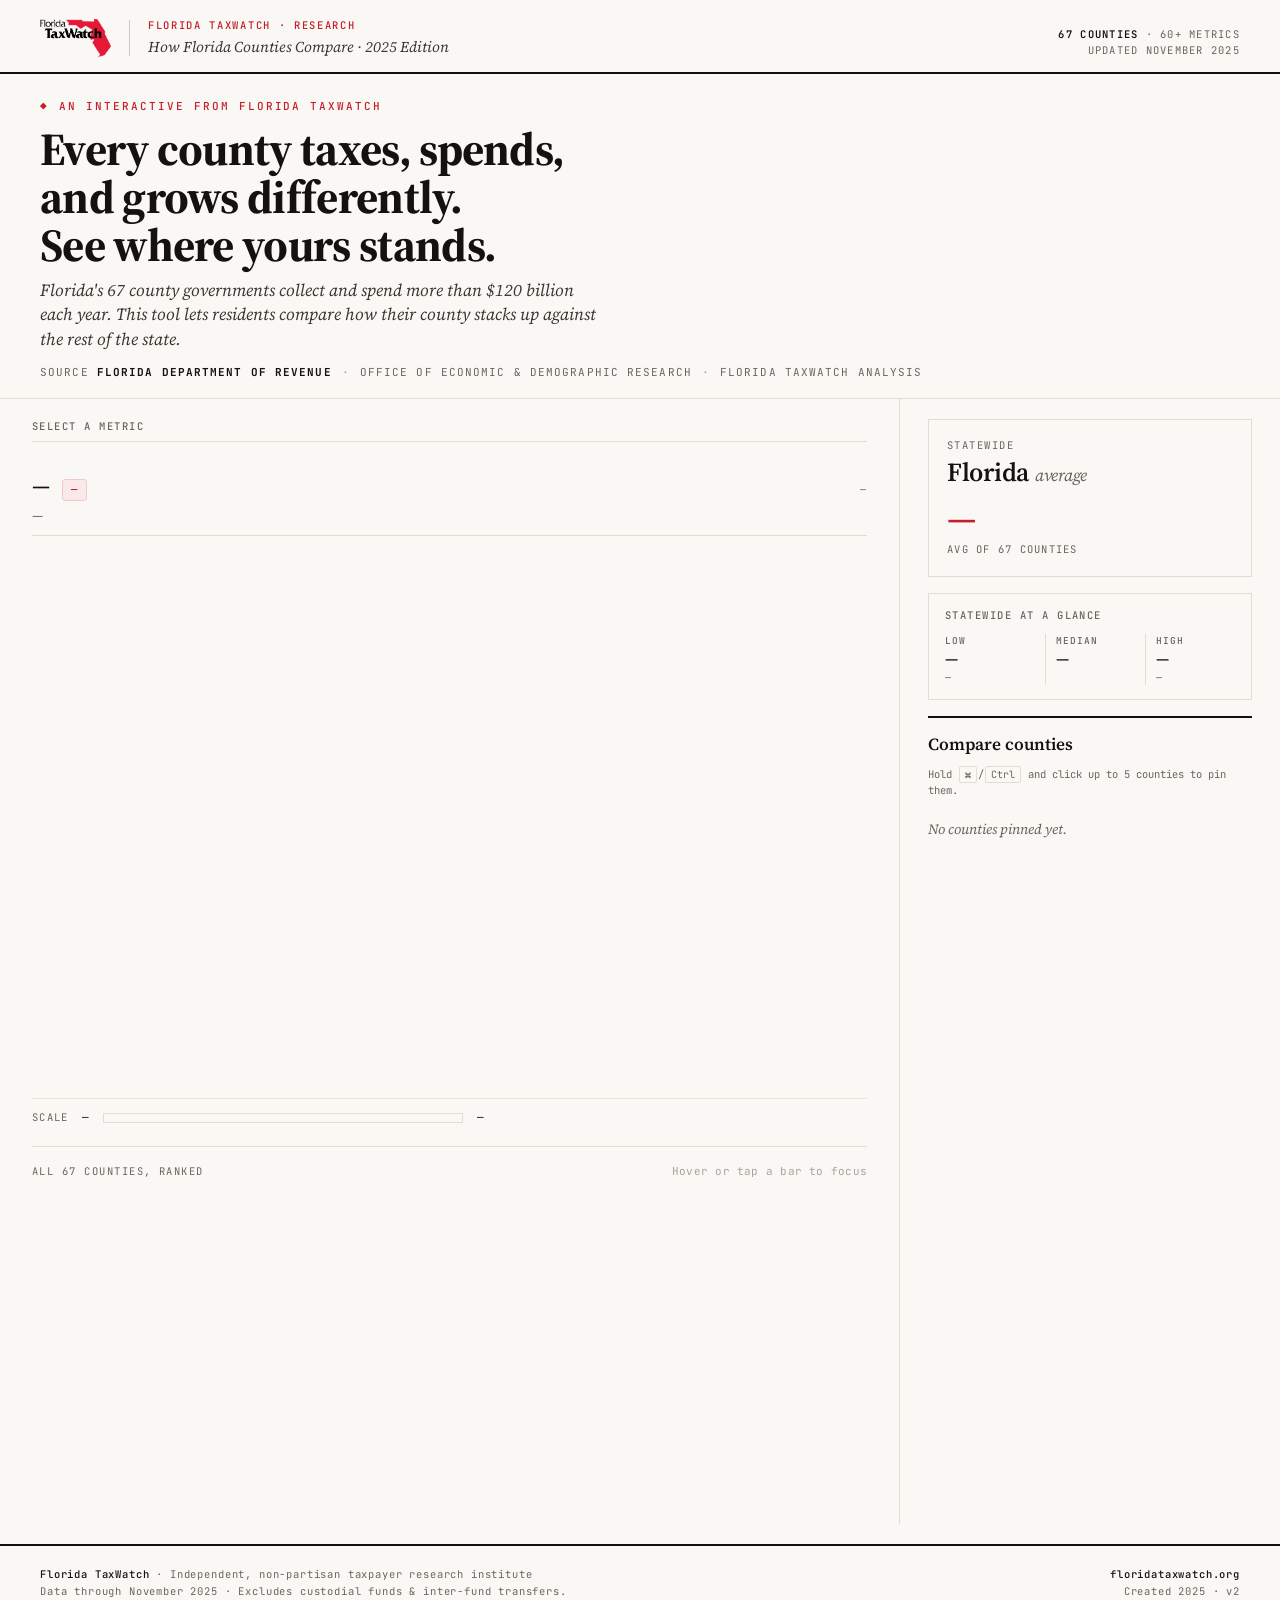
<file: project/How Counties Compare.html>
<!DOCTYPE html>
<html lang="en">
<head>
<meta charset="UTF-8">
<meta name="viewport" content="width=device-width, initial-scale=1.0">
<title>How Florida Counties Compare · Florida TaxWatch</title>
<link rel="icon" type="image/svg+xml" href="./assets/fl-favicon.svg">
<link href="https://fonts.googleapis.com/css2?family=Source+Serif+4:opsz,wght@8..60,400;8..60,600;8..60,700&family=Inter:wght@400;500;600;700&family=JetBrains+Mono:wght@400;500&display=swap" rel="stylesheet">
<script src="https://d3js.org/d3.v7.min.js"></script>
<style>
  :root {
    --red:       #c41e2a;
    --red-dark:  #8f1620;
    --red-deep:  #5c0e16;
    --ink:       #14110f;
    --ink-mid:   #3b3632;
    --ink-soft:  #6b645e;
    --ink-faint: #a9a29c;
    --paper:     #faf8f4;
    --paper-2:   #f2ede4;
    --rule:      #e3ddd1;
    --rule-soft: #ebe6da;
    --navy:      #1a365d;
    --ok:        #2d6a4f;
    --serif:     "Source Serif 4", Georgia, "Times New Roman", serif;
    --sans:      "Inter", -apple-system, BlinkMacSystemFont, "Segoe UI", sans-serif;
    --mono:      "JetBrains Mono", ui-monospace, "SF Mono", Consolas, monospace;
  }
  *, *::before, *::after { box-sizing: border-box; }
  html, body { margin: 0; padding: 0; background: var(--paper); color: var(--ink); font-family: var(--sans); font-size: 15px; line-height: 1.5; -webkit-font-smoothing: antialiased; }

  .masthead { border-bottom: 2px solid var(--ink); padding: 18px 40px 14px; display: flex; align-items: flex-end; justify-content: space-between; gap: 32px; background: var(--paper); }
  .masthead-left { display: flex; align-items: center; gap: 18px; }
  .masthead img { height: 38px; width: auto; }
  .masthead .brand-rule { width: 1px; height: 36px; background: var(--ink); opacity: 0.2; }
  .masthead .brand-text { display: flex; flex-direction: column; }
  .masthead .kicker { font-family: var(--mono); font-size: 10.5px; letter-spacing: 0.16em; text-transform: uppercase; color: var(--red); font-weight: 500; }
  .masthead .edition { font-family: var(--serif); font-size: 15px; color: var(--ink-mid); font-style: italic; margin-top: 2px; }
  .masthead-right { font-family: var(--mono); font-size: 10.5px; letter-spacing: 0.12em; text-transform: uppercase; color: var(--ink-soft); text-align: right; }
  .masthead-right strong { color: var(--ink); font-weight: 600; }

  .headline-wrap { padding: 24px 40px 18px; border-bottom: 1px solid var(--rule); max-width: 1600px; margin: 0 auto; }
  .eyebrow { font-family: var(--mono); font-size: 11px; letter-spacing: 0.18em; text-transform: uppercase; color: var(--red); font-weight: 500; margin-bottom: 10px; }
  .eyebrow::before { content: "◆"; margin-right: 10px; color: var(--red); }
  h1.headline { font-family: var(--serif); font-size: clamp(30px, 3.6vw, 46px); font-weight: 700; line-height: 1.05; letter-spacing: -0.015em; margin: 0 0 8px; color: var(--ink); max-width: 24ch; text-wrap: balance; }
  .deck { font-family: var(--serif); font-size: 17px; font-weight: 400; font-style: italic; color: var(--ink-mid); max-width: 62ch; line-height: 1.45; margin: 0; text-wrap: pretty; }
  .byline { font-family: var(--mono); font-size: 11px; letter-spacing: 0.1em; text-transform: uppercase; color: var(--ink-soft); margin-top: 12px; }
  .byline .sep { color: var(--ink-faint); margin: 0 10px; }

  .main { display: grid; grid-template-columns: minmax(0, 1fr) 380px; gap: 0; max-width: 1600px; margin: 0 auto; }
  .map-col { border-right: 1px solid var(--rule); padding: 20px 32px 32px; min-width: 0; }
  .side-col { padding: 20px 28px 32px; background: var(--paper); }

  .metric-picker-wrap { margin-bottom: 10px; }
  .picker-label { display: block; font-family: var(--mono); font-size: 10.5px; letter-spacing: 0.14em; text-transform: uppercase; color: var(--ink-soft); margin-bottom: 6px; font-weight: 500; }
  .group-tabs { display: flex; flex-wrap: wrap; gap: 0; border-bottom: 1px solid var(--rule); margin-bottom: 10px; }
  .group-tab { font-family: var(--sans); font-size: 13px; font-weight: 500; color: var(--ink-soft); background: none; border: none; padding: 8px 14px 10px; cursor: pointer; border-bottom: 2px solid transparent; margin-bottom: -1px; transition: all 0.15s ease; }
  .group-tab:hover { color: var(--ink); }
  .group-tab.active { color: var(--red); border-bottom-color: var(--red); font-weight: 600; }

  .metric-row { display: flex; flex-wrap: wrap; gap: 6px; margin-bottom: 16px; }
  .metric-chip { font-family: var(--sans); font-size: 12.5px; padding: 6px 12px; border: 1px solid var(--rule); background: var(--paper); color: var(--ink-mid); border-radius: 999px; cursor: pointer; transition: all 0.12s ease; white-space: nowrap; font-weight: 500; }
  .metric-chip:hover { border-color: var(--ink-soft); color: var(--ink); }
  .metric-chip.active { background: var(--ink); color: var(--paper); border-color: var(--ink); }

  /* Tighter readout — title row spans full width; meta-pill drops under year chip */
  .readout { padding: 4px 0 10px; border-bottom: 1px solid var(--rule); margin-bottom: 14px; }
  .readout-title-row { display: flex; align-items: baseline; gap: 12px; flex-wrap: wrap; margin-bottom: 6px; }
  .readout h2 { font-family: var(--serif); font-size: 22px; font-weight: 600; margin: 0; line-height: 1.2; letter-spacing: -0.01em; color: var(--ink); text-wrap: balance; flex: 0 1 auto; }
  .year-chip { font-family: var(--mono); font-size: 10.5px; letter-spacing: 0.1em; text-transform: uppercase; color: var(--red); background: #fbe9ea; border: 1px solid #f1c9cc; padding: 2px 8px; border-radius: 3px; font-weight: 500; white-space: nowrap; }
  .readout .meta-pill { font-family: var(--mono); font-size: 10px; letter-spacing: 0.1em; text-transform: uppercase; color: var(--ink-soft); white-space: nowrap; margin-left: auto; }
  .readout .meta-pill strong { color: var(--ink); font-weight: 600; }
  .readout .readout-sub { font-family: var(--serif); font-style: italic; font-size: 13.5px; color: var(--ink-soft); line-height: 1.4; max-width: 90ch; margin: 0; }

  /* Centered variant for special (pie/line) views — title fills width, no meta pill in header, year chip drops to its own line */
  .readout.readout-centered .readout-title-row { justify-content: center; flex-direction: column; align-items: center; gap: 6px; }
  .readout.readout-centered .readout-title-row h2 { text-align: center; }
  .readout.readout-centered .meta-pill { display: none; }
  .readout.readout-centered .readout-sub { text-align: center; max-width: 70ch; margin: 0 auto; }

  /* Source caption under special chart */
  .chart-caption { font-family: var(--mono); font-size: 10.5px; letter-spacing: 0.08em; color: var(--ink-soft); text-align: center; padding: 10px 12px 0; line-height: 1.5; max-width: 80ch; margin: 0 auto; }

  .map-frame { position: relative; background: var(--paper); display: flex; flex-direction: column; }
  .map-frame.has-map { min-height: 500px; }
  #florida-map, #special-chart { width: 100%; height: 540px; display: block; }
  #special-chart { display: none; }
  .county-path { fill: var(--rule-soft); stroke: var(--paper); stroke-width: 0.6; cursor: pointer; transition: opacity 0.15s ease, stroke-width 0.12s ease; }
  .county-path:hover { stroke: var(--ink); stroke-width: 1.4; }
  .county-path.selected { stroke: var(--ink); stroke-width: 2; }
  .county-path.compared { stroke: var(--red); stroke-width: 2; }
  .county-path.city-host { stroke: var(--red); stroke-width: 1.6; }

  /* Special charts */
  .sc-axis text { font-family: var(--mono); font-size: 10px; fill: var(--ink-soft); }
  .sc-axis line, .sc-axis path { stroke: var(--rule); }
  .sc-gridline { stroke: var(--rule-soft); stroke-dasharray: 2 3; }
  .sc-area { opacity: 0.85; }
  .sc-line { fill: none; stroke-width: 2; }
  .sc-label { font-family: var(--sans); font-size: 11px; font-weight: 500; fill: var(--ink); }
  .sc-pie-label { font-family: var(--sans); font-size: 12px; fill: var(--ink); }
  .sc-pie-pct { font-family: var(--serif); font-size: 15px; font-weight: 600; fill: var(--ink); }
  .sc-pie-slice { stroke: var(--paper); stroke-width: 2; }

  .legend { display: flex; align-items: center; gap: 14px; padding: 10px 0 0; border-top: 1px solid var(--rule-soft); margin-top: 8px; }
  .legend-title { font-family: var(--mono); font-size: 10.5px; letter-spacing: 0.12em; text-transform: uppercase; color: var(--ink-soft); }
  .legend-bar { display: flex; flex: 1; max-width: 360px; height: 10px; border: 1px solid var(--rule); }
  .legend-bar > div { flex: 1; height: 100%; }
  .legend-ends { font-family: var(--mono); font-size: 11px; color: var(--ink); font-variant-numeric: tabular-nums; }

  .tooltip { position: fixed; background: var(--ink); color: var(--paper); padding: 10px 14px; border-radius: 2px; pointer-events: none; font-size: 12.5px; line-height: 1.4; z-index: 1000; opacity: 0; transition: opacity 0.12s; max-width: 300px; box-shadow: 0 6px 24px rgba(0,0,0,0.18); }
  .tooltip.visible { opacity: 1; }
  .tooltip .tt-name { font-family: var(--serif); font-size: 15px; font-weight: 600; margin-bottom: 4px; }
  .tooltip .tt-value { font-family: var(--mono); font-size: 14px; color: #ffb8b8; font-weight: 500; margin: 3px 0; }
  .tooltip .tt-paired { font-family: var(--mono); font-size: 12px; color: #c9bfb5; margin-top: 2px; }
  .tooltip .tt-rank { font-family: var(--mono); font-size: 10.5px; letter-spacing: 0.1em; text-transform: uppercase; color: #c9bfb5; margin-top: 4px; }
  .tooltip .tt-hint { font-family: var(--mono); font-size: 10px; color: #9b928a; margin-top: 6px; letter-spacing: 0.08em; text-transform: uppercase; }

  .focus-card { border: 1px solid var(--rule); padding: 18px; margin-bottom: 16px; background: var(--paper); }
  .focus-card.empty { background: var(--paper-2); border-style: dashed; }
  .focus-eyebrow { font-family: var(--mono); font-size: 10.5px; letter-spacing: 0.14em; text-transform: uppercase; color: var(--ink-soft); margin-bottom: 4px; }
  .focus-name { font-family: var(--serif); font-size: 26px; font-weight: 600; line-height: 1.1; letter-spacing: -0.01em; color: var(--ink); margin: 0 0 14px; }
  .focus-name .county-word { font-style: italic; font-weight: 400; color: var(--ink-soft); font-size: 17px; }
  .focus-value { font-family: var(--serif); font-size: 36px; font-weight: 700; color: var(--red); line-height: 1; letter-spacing: -0.02em; font-variant-numeric: tabular-nums; }
  .focus-value-label { font-family: var(--mono); font-size: 10.5px; letter-spacing: 0.12em; text-transform: uppercase; color: var(--ink-soft); margin-top: 6px; }
  .focus-paired { margin-top: 12px; padding-top: 10px; border-top: 1px dashed var(--rule); }
  .focus-paired .fp-label { font-family: var(--mono); font-size: 10px; letter-spacing: 0.12em; text-transform: uppercase; color: var(--ink-soft); }
  .focus-paired .fp-value { font-family: var(--serif); font-size: 20px; font-weight: 600; color: var(--ink-mid); }
  .focus-stats { display: grid; grid-template-columns: repeat(2, 1fr); gap: 14px; margin-top: 14px; padding-top: 12px; border-top: 1px solid var(--rule-soft); }
  .stat-label { font-family: var(--mono); font-size: 10px; letter-spacing: 0.12em; text-transform: uppercase; color: var(--ink-soft); margin-bottom: 4px; }
  .stat-value { font-family: var(--serif); font-size: 19px; font-weight: 600; color: var(--ink); line-height: 1.1; }
  .stat-value.pos { color: var(--red); }
  .stat-value.neg { color: var(--ok); }

  .percentile { margin-top: 12px; }
  .percentile-track { position: relative; height: 4px; background: var(--rule); }
  .percentile-fill { position: absolute; left: 0; top: 0; height: 100%; background: var(--red); }
  .percentile-tick { position: absolute; top: -3px; width: 2px; height: 10px; background: var(--ink); transform: translateX(-1px); }
  .percentile-labels { display: flex; justify-content: space-between; font-family: var(--mono); font-size: 9.5px; letter-spacing: 0.1em; text-transform: uppercase; color: var(--ink-soft); margin-top: 6px; }

  .strip { border: 1px solid var(--rule); padding: 14px 16px; margin-bottom: 16px; background: var(--paper); }
  .strip-title { font-family: var(--mono); font-size: 10.5px; letter-spacing: 0.14em; text-transform: uppercase; color: var(--ink-soft); margin-bottom: 10px; font-weight: 500; }
  .strip-row { display: grid; grid-template-columns: repeat(3, 1fr); gap: 10px; }
  .strip-cell { border-left: 1px solid var(--rule); padding-left: 10px; }
  .strip-cell:first-child { border-left: none; padding-left: 0; }
  .strip-cell .sc-label { font-family: var(--mono); font-size: 9.5px; letter-spacing: 0.1em; text-transform: uppercase; color: var(--ink-soft); margin-bottom: 2px; }
  .strip-cell .sc-value { font-family: var(--serif); font-size: 16px; font-weight: 600; color: var(--ink); line-height: 1.1; }
  .strip-cell .sc-county { font-family: var(--mono); font-size: 10px; color: var(--ink-soft); margin-top: 2px; }

  .compare { border-top: 2px solid var(--ink); padding-top: 14px; }
  .compare-head { display: flex; justify-content: space-between; align-items: baseline; margin-bottom: 10px; }
  .compare-head h3 { font-family: var(--serif); font-size: 17px; font-weight: 600; margin: 0; }
  .compare-hint { font-family: var(--mono); font-size: 10.5px; color: var(--ink-soft); margin-bottom: 10px; line-height: 1.5; }
  .compare-hint kbd { font-family: var(--mono); font-size: 10px; padding: 1px 5px; border: 1px solid var(--rule); background: var(--paper); border-radius: 2px; margin: 0 1px; }
  .compare-row { display: grid; grid-template-columns: 16px 1fr auto; gap: 10px; align-items: center; padding: 8px 0; border-bottom: 1px solid var(--rule-soft); }
  .compare-row:last-child { border-bottom: none; }
  .compare-row .swatch { width: 8px; height: 8px; border-radius: 50%; }
  .compare-row .cr-name { font-family: var(--serif); font-size: 15px; font-weight: 500; }
  .compare-row .cr-value { font-family: var(--mono); font-size: 13px; font-weight: 500; font-variant-numeric: tabular-nums; text-align: right; }
  .compare-row .cr-rank { font-family: var(--mono); font-size: 10px; color: var(--ink-soft); letter-spacing: 0.08em; text-transform: uppercase; }
  .compare-bar-wrap { grid-column: 1 / -1; height: 4px; background: var(--rule-soft); margin-top: 6px; }
  .compare-bar-fill { height: 100%; }
  .compare-clear { font-family: var(--mono); font-size: 10.5px; letter-spacing: 0.1em; text-transform: uppercase; background: none; border: none; color: var(--ink-soft); cursor: pointer; padding: 2px 4px; }
  .compare-clear:hover { color: var(--red); }

  .ranked { margin-top: 20px; border-top: 1px solid var(--rule); padding-top: 16px; }
  .ranked.hidden { display: none; }
  .ranked-title { font-family: var(--mono); font-size: 10.5px; letter-spacing: 0.14em; text-transform: uppercase; color: var(--ink-soft); margin-bottom: 12px; display: flex; justify-content: space-between; align-items: baseline; flex-wrap: wrap; gap: 10px; }
  .ranked-title .hint { text-transform: none; letter-spacing: 0.02em; color: var(--ink-faint); font-size: 11px; }
  .ranked-legend { display: flex; gap: 12px; font-family: var(--mono); font-size: 10px; color: var(--ink-soft); text-transform: uppercase; letter-spacing: 0.08em; }
  .ranked-legend .sw { display: inline-block; width: 10px; height: 10px; margin-right: 4px; vertical-align: middle; }
  .ranked-svg { width: 100%; height: 300px; display: block; }
  .ranked-svg .bar { fill: var(--red); opacity: 0.55; }
  .ranked-svg .bar.hot { opacity: 1; }
  .ranked-svg .bar.selected { fill: var(--ink); opacity: 1; }
  .ranked-svg .bar:hover { opacity: 0.85; }
  .ranked-svg .bar-paired { fill: var(--navy); opacity: 0.45; }
  .ranked-svg .label { font-family: var(--mono); font-size: 8.5px; fill: var(--ink-mid); }
  .ranked-svg .axis text { font-family: var(--mono); font-size: 10px; fill: var(--ink-soft); }
  .ranked-svg .axis line, .ranked-svg .axis path { stroke: var(--rule); }
  .ranked-svg .gridline { stroke: var(--rule-soft); stroke-dasharray: 2 3; }

  .colophon { border-top: 2px solid var(--ink); padding: 20px 40px; margin-top: 20px; font-family: var(--mono); font-size: 10.5px; letter-spacing: 0.08em; color: var(--ink-soft); line-height: 1.6; display: flex; justify-content: space-between; gap: 32px; flex-wrap: wrap; }
  .colophon strong { color: var(--ink); font-weight: 500; }

  @media (max-width: 1000px) {
    .main { grid-template-columns: 1fr; }
    .map-col { border-right: none; border-bottom: 1px solid var(--rule); }
    #florida-map, #special-chart { height: 440px; }
  }
</style>
</head>
<body>

<header class="masthead">
  <div class="masthead-left">
    <img src="./assets/ftw-logo-black.png" alt="Florida TaxWatch">
    <div class="brand-rule"></div>
    <div class="brand-text">
      <span class="kicker">Florida TaxWatch · Research</span>
      <span class="edition">How Florida Counties Compare · 2025 Edition</span>
    </div>
  </div>
  <div class="masthead-right">
    <strong>67 Counties</strong> · 60+ Metrics<br>
    Updated November 2025
  </div>
</header>

<section class="headline-wrap">
  <div class="eyebrow">An interactive from Florida TaxWatch</div>
  <h1 class="headline">Every county taxes, spends, and grows differently. See where yours stands.</h1>
  <p class="deck">Florida's 67 county governments collect and spend more than $120 billion each year. This tool lets residents compare how their county stacks up against the rest of the state.</p>
  <div class="byline">
    Source <strong style="color:var(--ink)">Florida Department of Revenue</strong><span class="sep">·</span>Office of Economic &amp; Demographic Research<span class="sep">·</span>Florida TaxWatch analysis
  </div>
</section>

<main class="main">
  <section class="map-col">
    <div class="metric-picker-wrap">
      <span class="picker-label">Select a metric</span>
      <div class="group-tabs" id="group-tabs"></div>
      <div class="metric-row" id="metric-row"></div>
    </div>

    <div class="readout">
      <div class="readout-title-row">
        <h2 id="metric-name">—</h2>
        <span class="year-chip" id="year-chip">—</span>
        <div class="meta-pill" id="metric-meta">—</div>
      </div>
      <div class="readout-sub" id="metric-desc">—</div>
    </div>

    <div class="map-frame">
      <svg id="florida-map" role="img" aria-label="Florida counties map"></svg>
      <svg id="special-chart" role="img" aria-label="Supplementary chart"></svg>
      <div class="legend" id="legend-wrap">
        <span class="legend-title">Scale</span>
        <span class="legend-ends" id="legend-min">—</span>
        <div class="legend-bar" id="legend-bar"></div>
        <span class="legend-ends" id="legend-max">—</span>
      </div>
      <div class="chart-caption" id="chart-caption" style="display:none;"></div>
    </div>

    <div class="ranked" id="ranked-wrap">
      <div class="ranked-title">
        <span>All 67 counties, ranked</span>
        <div class="ranked-legend" id="ranked-legend"></div>
        <span class="hint">Hover or tap a bar to focus</span>
      </div>
      <svg class="ranked-svg" id="ranked-chart"></svg>
    </div>
  </section>

  <aside class="side-col">
    <div class="focus-card" id="focus-card">
      <div class="focus-eyebrow" id="focus-eyebrow">STATEWIDE</div>
      <div class="focus-name" id="focus-name">Florida <span class="county-word">average</span></div>
      <div>
        <div class="focus-value" id="focus-value">—</div>
        <div class="focus-value-label" id="focus-value-label">AVG OF 67 COUNTIES</div>
      </div>
      <div class="focus-paired" id="focus-paired" style="display:none;">
        <div class="fp-label" id="fp-label">—</div>
        <div class="fp-value" id="fp-value">—</div>
      </div>
      <div class="focus-stats" id="focus-stats" style="display:none;">
        <div>
          <div class="stat-label">Rank</div>
          <div class="stat-value" id="stat-rank">—</div>
        </div>
        <div>
          <div class="stat-label">vs. statewide avg</div>
          <div class="stat-value" id="stat-vs-avg">—</div>
        </div>
      </div>
      <div class="percentile" id="percentile" style="display:none;">
        <div class="percentile-track">
          <div class="percentile-fill" id="percentile-fill"></div>
          <div class="percentile-tick" id="percentile-tick"></div>
        </div>
        <div class="percentile-labels">
          <span>Lowest</span>
          <span id="percentile-label">—</span>
          <span>Highest</span>
        </div>
      </div>
    </div>

    <div class="strip" id="strip">
      <div class="strip-title">Statewide at a glance</div>
      <div class="strip-row">
        <div class="strip-cell">
          <div class="sc-label">Low</div>
          <div class="sc-value" id="strip-min">—</div>
          <div class="sc-county" id="strip-min-c">—</div>
        </div>
        <div class="strip-cell">
          <div class="sc-label">Median</div>
          <div class="sc-value" id="strip-med">—</div>
        </div>
        <div class="strip-cell">
          <div class="sc-label">High</div>
          <div class="sc-value" id="strip-max">—</div>
          <div class="sc-county" id="strip-max-c">—</div>
        </div>
      </div>
    </div>

    <div class="compare">
      <div class="compare-head">
        <h3>Compare counties</h3>
        <button class="compare-clear" id="compare-clear" style="display:none;">Clear</button>
      </div>
      <div class="compare-hint">
        Hold <kbd>⌘</kbd>/<kbd>Ctrl</kbd> and click up to 5 counties to pin them.
      </div>
      <div id="compare-list">
        <div style="font-family:var(--serif); font-style:italic; font-size:14px; color:var(--ink-soft); padding:10px 0;">No counties pinned yet.</div>
      </div>
    </div>
  </aside>
</main>

<footer class="colophon">
  <div>
    <strong>Florida TaxWatch</strong> · Independent, non-partisan taxpayer research institute<br>
    Data through November 2025 · Excludes custodial funds &amp; inter-fund transfers.
  </div>
  <div style="text-align:right;">
    <strong>floridataxwatch.org</strong><br>
    Created 2025 · v2
  </div>
</footer>

<div class="tooltip" id="tooltip"></div>

<script src="./shared/florida-data.js"></script>
<script src="./shared/property-tax-data.js"></script>
<script src="./shared/municipal-expenditure-data.js"></script>
<script>
(async () => {
  const TT = document.getElementById('tooltip');
  const MAP = document.getElementById('florida-map');
  const SC = document.getElementById('special-chart');
  const { counties, geo, stats, METRICS } = await window.FloridaData.loadFlorida();
  const { fmt, fmtCompact } = window.FloridaData;

  // ── Aggregate city-level growth from per-county municipalGrowth arrays.
  // Produces c.cityGrowth50 — the median 10-yr growth across that county's
  // top cities (so the metric colors the map meaningfully).
  counties.forEach(c => {
    const arr = Array.isArray(c.municipalGrowth) ? c.municipalGrowth : [];
    const growths = arr.map(x => x && (x.growth2014_2024 ?? x.growth)).filter(v => v != null && !isNaN(v));
    if (growths.length) {
      const sorted = [...growths].sort((a, b) => a - b);
      c.cityGrowth50 = sorted[Math.floor(sorted.length / 2)];
      c.cityGrowth50Detail = arr;
    }
  });
  // Recompute stats + ranks for cityGrowth50
  {
    const key = 'cityGrowth50';
    const vals = counties.map(c => c[key]).filter(v => v != null);
    if (vals.length) {
      const sorted = [...vals].sort((a, b) => a - b);
      stats[key] = {
        min: sorted[0], max: sorted[sorted.length - 1],
        median: sorted[Math.floor(sorted.length / 2)],
        mean: vals.reduce((a, b) => a + b, 0) / vals.length, count: vals.length,
      };
      [...counties].filter(c => c[key] != null).sort((a, b) => b[key] - a[key])
        .forEach((c, i) => { c.ranks = c.ranks || {}; c.ranks[key] = i + 1; });
    }
  }

  // Build group map
  const groups = {};
  for (const [key, m] of Object.entries(METRICS)) {
    if (m.hidden) continue;
    (groups[m.group] = groups[m.group] || []).push({ key, ...m });
  }
  const groupOrder = ["Property tax", "Other taxes & fees", "County & Municipal Revenue", "County & Municipal Expenditure", "Population & Miscellaneous"];

  let currentGroup = "Property tax";
  let currentMetric = "perCapitaTotalPropertyTaxLevies";
  let selected = null;
  let compared = [];
  const compareColors = ["#c41e2a", "#1a365d", "#8f1620", "#2d6a4f", "#c9a227"];

  // ── Picker
  const tabsEl = document.getElementById('group-tabs');
  const rowEl = document.getElementById('metric-row');
  function renderTabs() {
    tabsEl.innerHTML = '';
    for (const g of groupOrder) {
      if (!groups[g]) continue;
      const b = document.createElement('button');
      b.className = 'group-tab' + (g === currentGroup ? ' active' : '');
      b.textContent = g;
      b.onclick = () => { currentGroup = g; currentMetric = groups[g][0].key; renderTabs(); renderChips(); applyMetric(); };
      tabsEl.appendChild(b);
    }
  }
  function renderChips() {
    rowEl.innerHTML = '';
    for (const m of groups[currentGroup]) {
      const c = document.createElement('button');
      c.className = 'metric-chip' + (m.key === currentMetric ? ' active' : '');
      c.textContent = m.short;
      c.onclick = () => { currentMetric = m.key; renderChips(); applyMetric(); };
      rowEl.appendChild(c);
    }
  }

  // ── Map
  const WIDTH = MAP.clientWidth || 900, HEIGHT = 540;
  MAP.setAttribute('viewBox', `0 0 ${WIDTH} ${HEIGHT}`);
  MAP.setAttribute('preserveAspectRatio', 'xMidYMid meet');
  const projection = d3.geoMercator().fitSize([WIDTH - 30, HEIGHT - 30], geo);
  const path = d3.geoPath(projection);
  const svg = d3.select(MAP);
  const mapG = svg.append('g').attr('transform', 'translate(15, 15)');
  const paths = mapG.selectAll('path').data(geo.features, d => d.id).enter().append('path')
    .attr('class', 'county-path').attr('d', path)
    .on('mouseenter', (ev, f) => showTT(ev, f))
    .on('mousemove', positionTT)
    .on('mouseleave', () => TT.classList.remove('visible'))
    .on('click', (ev, f) => {
      const c = counties.find(c => c.fips === f.id);
      if (!c) return;
      if (ev.ctrlKey || ev.metaKey || ev.shiftKey) toggleCompare(c); else selectCounty(c);
    });

  // ── Color scale
  function makeScale(key) {
    const s = stats[key]; if (!s) return () => '#eee';
    const inter = d3.interpolateRgb('#f6e6e2', '#5c0e16');
    const scale = d3.scaleSequential(inter).domain([s.min, s.max]).clamp(true);
    scale.norm = inter; return scale;
  }
  function buildLegend(scale) {
    const LEG = document.getElementById('legend-bar'); LEG.innerHTML = '';
    for (let i = 0; i < 9; i++) { const d = document.createElement('div'); d.style.background = scale(i / 8); LEG.appendChild(d); }
  }

  function applyMetric() {
    const key = currentMetric, m = METRICS[key];

    // Readout — strip any trailing 4-digit year so it's not duplicated by the year chip
    const titleText = (m.label || '').replace(/\s+(19|20)\d{2}\s*$/, '');
    document.getElementById('metric-name').textContent = titleText;
    document.getElementById('year-chip').textContent = m.year || '';
    document.getElementById('metric-desc').textContent = m.desc || '';
    // Meta pill shows group only — full source gets its own line under the chart.
    document.getElementById('metric-meta').innerHTML = `<strong>${m.group.toUpperCase()}</strong>`;

    // Centered, chart-style readout for ALL views (map + pie + line) — title,
    // year chip, and subtitle stack centered; source caption lives below the
    // chart/map for consistency.
    document.querySelector('.readout').classList.add('readout-centered');
    const caption = document.getElementById('chart-caption');
    if (m.source) {
      caption.textContent = 'Source: ' + m.source;
      caption.style.display = '';
    } else {
      caption.style.display = 'none';
    }

    // Special metric? Show SC chart, hide map+legend+ranked
    if (m.special) {
      MAP.style.display = 'none';
      SC.style.display = 'block';
      document.querySelector('.map-frame').classList.remove('has-map');
      document.getElementById('legend-wrap').style.display = 'none';
      document.getElementById('ranked-wrap').classList.add('hidden');
      document.getElementById('strip').style.display = 'none';
      renderSpecial(m);
      updateFocus(); renderCompare();
      return;
    }

    MAP.style.display = 'block';
    SC.style.display = 'none';
    document.querySelector('.map-frame').classList.add('has-map');
    document.getElementById('legend-wrap').style.display = '';
    document.getElementById('ranked-wrap').classList.remove('hidden');
    document.getElementById('strip').style.display = '';

    const s = stats[key]; const scale = makeScale(key);
    paths.transition().duration(300).attr('fill', f => {
      const c = counties.find(c => c.fips === f.id); const v = c ? c[key] : null;
      return v == null ? '#e5ded0' : scale(v);
    });
    buildLegend(scale.norm);
    document.getElementById('legend-min').textContent = fmtCompact(s?.min, m.format);
    document.getElementById('legend-max').textContent = fmtCompact(s?.max, m.format);

    // Strip
    const minC = counties.find(c => c[key] === s?.min);
    const maxC = counties.find(c => c[key] === s?.max);
    document.getElementById('strip-min').textContent = fmt(s?.min, m.format);
    document.getElementById('strip-min-c').textContent = minC?.name || '';
    document.getElementById('strip-med').textContent = fmt(s?.median, m.format);
    document.getElementById('strip-max').textContent = fmt(s?.max, m.format);
    document.getElementById('strip-max-c').textContent = maxC?.name || '';

    updateFocus(); renderCompare(); renderRanked();
  }

  // ── Special charts ───────────────────────────────────────
  function renderSpecial(m) {
    const W = SC.clientWidth || 900;
    // Pie charts are naturally shorter than the 540px map — shrink the SVG
    // so the pie sits just under the readout instead of drifting to the
    // bottom of the 540px frame, leaving a huge gap above it.
    const isPie = m.special === 'percentLevies' || m.special === 'percentTaxable'
      || m.special === 'percentRevenueCounty' || m.special === 'percentRevenueMunicipal'
      || m.special === 'percentExpenditureCounty' || m.special === 'percentExpenditureMunicipal';
    const isRateTiers = m.special === 'rateTiers';
    const isCityList = m.special === 'cityList';
    const isCityGrowth = m.special === 'cityGrowth';
    const isCityListGrowth = m.special === 'cityListGrowth';
    const H = isPie ? 380 : (isRateTiers ? 560 : (isCityList ? 980 : (isCityGrowth ? 1180 : (isCityListGrowth ? 1480 : 540))));
    SC.style.height = H + 'px';
    SC.setAttribute('viewBox', `0 0 ${W} ${H}`);
    SC.setAttribute('preserveAspectRatio', 'xMidYMid meet');
    const root = d3.select(SC); root.selectAll('*').remove();

    if (m.special === 'statewideGrowth') renderStatewideGrowth(root, W, H);
    else if (m.special === 'percentLevies') renderPie(root, W, H, window.FloridaPercentLevies, 'percent', '$ Billions · % of total');
    else if (m.special === 'percentTaxable') renderPie(root, W, H, window.FloridaPercentTaxable, 'percent', '% of statewide taxable value');
    else if (m.special === 'percentRevenueCounty') renderPie(root, W, H, window.FloridaCountyRevenueBySource, 'percent', '$ Millions · % of total · Total $59.2B');
    else if (m.special === 'percentRevenueMunicipal') renderPie(root, W, H, window.FloridaMunicipalRevenueBySource, 'percent', '$ Millions · % of total · Total $48.2B');
    else if (m.special === 'percentExpenditureCounty') renderPie(root, W, H, window.FloridaCountyExpenditureBySource, 'percent', '$ Millions · % of total · Total $50.5B');
    else if (m.special === 'percentExpenditureMunicipal') renderPie(root, W, H, window.FloridaMunicipalExpenditureBySource, 'percent', '$ Millions · % of total · Total $40.3B');
    else if (m.special === 'cityList') renderCityList(root, W, H, counties);
    else if (m.special === 'rateTiers') renderRateTiers(root, W, H, window.FloridaRateTiers[m.rateTiersKey], m);
    else if (m.special === 'cityGrowth') {
      renderCityGrowthList(root, W, H);
    }
    else if (m.special === 'cityListGrowth') {
      renderCityExpenditureGrowth(root, W, H);
    }
  }

  function renderStatewideGrowth(root, W, H) {
    const data = window.FloridaStatewideGrowth;
    const mL = 70, mR = 180, mT = 30, mB = 50;
    const years = data.map(d => d.fy);
    const x = d3.scalePoint().domain(years).range([mL, W - mR]);
    const y = d3.scaleLinear().domain([0, d3.max(data, d => d.total) * 1.05]).range([H - mB, mT]);

    // gridlines + y-axis
    const ticks = y.ticks(6);
    root.append('g').selectAll('line').data(ticks).enter().append('line').attr('class', 'sc-gridline')
      .attr('x1', mL).attr('x2', W - mR).attr('y1', d => y(d)).attr('y2', d => y(d));
    const yAxis = root.append('g').attr('class', 'sc-axis').attr('transform', `translate(${mL},0)`);
    yAxis.call(d3.axisLeft(y).ticks(6).tickFormat(v => '$' + (v / 1000).toFixed(0) + 'B'));
    yAxis.select('.domain').remove();

    // x-axis — every 5 years
    const xAxis = root.append('g').attr('class', 'sc-axis').attr('transform', `translate(0,${H - mB})`);
    xAxis.call(d3.axisBottom(x).tickValues(years.filter((_, i) => i % 4 === 0 || i === years.length - 1)));

    // Lines by jurisdiction
    const series = [
      { key: 'counties', label: 'Counties', color: '#c41e2a' },
      { key: 'schools', label: 'School Districts', color: '#1a365d' },
      { key: 'municipalities', label: 'Cities', color: '#c9a227' },
      { key: 'special', label: 'Ind. Special Districts', color: '#2d6a4f' },
      { key: 'total', label: 'Total', color: '#14110f' },
    ];
    const line = d3.line().x(d => x(d.fy));
    const last = data[data.length - 1];

    // Draw lines first
    series.forEach(s => {
      root.append('path').datum(data).attr('class', 'sc-line')
        .attr('stroke', s.color)
        .attr('stroke-width', s.key === 'total' ? 3 : 1.6)
        .attr('d', line.y(d => y(d[s.key])));
    });

    // ── End-label placement with collision avoidance ───────
    // Each label wants to sit at its series' terminal y. When two series end
    // at nearly the same value, stack them with a minimum gap and draw a
    // small connector from the true endpoint to the shifted label.
    const MIN_GAP = 14;
    const labels = series.map(s => ({
      s,
      yTrue: y(last[s.key]),
      yLabel: y(last[s.key]),
    }));
    // Sort by true y (top to bottom) and push labels down when they collide
    labels.sort((a, b) => a.yTrue - b.yTrue);
    for (let i = 1; i < labels.length; i++) {
      const prev = labels[i - 1], cur = labels[i];
      if (cur.yLabel - prev.yLabel < MIN_GAP) cur.yLabel = prev.yLabel + MIN_GAP;
    }
    // If the stack overshoots the bottom, rebalance upward
    const bottom = H - mB;
    if (labels[labels.length - 1].yLabel > bottom - 4) {
      labels[labels.length - 1].yLabel = bottom - 4;
      for (let i = labels.length - 2; i >= 0; i--) {
        if (labels[i + 1].yLabel - labels[i].yLabel < MIN_GAP) {
          labels[i].yLabel = labels[i + 1].yLabel - MIN_GAP;
        }
      }
    }

    labels.forEach(({ s, yTrue, yLabel }) => {
      const lx = x(last.fy) + 8;
      // Connector line when label is shifted from its true y
      if (Math.abs(yLabel - yTrue) > 2) {
        root.append('line')
          .attr('x1', x(last.fy) + 1).attr('y1', yTrue)
          .attr('x2', lx - 2).attr('y2', yLabel)
          .attr('stroke', s.color).attr('stroke-width', 0.8).attr('opacity', 0.5);
      }
      root.append('text').attr('class', 'sc-label')
        .attr('x', lx).attr('y', yLabel)
        .attr('dy', '0.35em').attr('fill', s.color)
        .attr('font-weight', s.key === 'total' ? 700 : 500)
        .text(`${s.label} · $${(last[s.key] / 1000).toFixed(1)}B`);
    });

    // Title annotation
    root.append('text').attr('class', 'sc-label').attr('x', mL).attr('y', mT - 10)
      .attr('fill', '#6b645e').attr('font-size', 11).attr('font-family', 'JetBrains Mono')
      .text('Statewide property tax levies, $ in billions, FY 2000–01 through FY 2024–25');
  }

  function renderPie(root, W, H, data, format, subtitle) {
    const colors = ['#c41e2a', '#1a365d', '#c9a227', '#2d6a4f', '#8f1620', '#6b645e'];
    const total = data.reduce((a, b) => a + (b.pct || 0), 0) || 100;
    const pie = d3.pie().value(d => d.pct).sort(null);

    // Pie lives on the left, roomy padding so the donut ring never touches
    // the legend. Radius is capped so the center text sits entirely inside
    // the donut hole without hitting the slices.
    const pieAreaW = W * 0.44;
    const cx = pieAreaW / 2 + 20;
    const cy = H / 2 + 14;
    const r = Math.min(pieAreaW * 0.42, (H - 80) * 0.42);
    const arc = d3.arc().innerRadius(0).outerRadius(r);
    const arcs = pie(data);

    const g = root.append('g').attr('transform', `translate(${cx},${cy})`);
    g.selectAll('path').data(arcs).enter().append('path')
      .attr('class', 'sc-pie-slice')
      .attr('fill', (d, i) => colors[i % colors.length])
      .attr('d', arc);

    // Subtitle sits above the donut — out of the slices, not in the hole.
    root.append('text').attr('text-anchor', 'middle')
      .attr('x', cx).attr('y', cy - r - 18)
      .attr('font-family', 'JetBrains Mono').attr('font-size', 10.5)
      .attr('letter-spacing', '0.1em').attr('fill', '#6b645e')
      .text(subtitle.toUpperCase());

    // Center of donut: just the total — single line, comfortably inside the hole.
    g.append('text').attr('text-anchor', 'middle')
      .attr('dy', '0.35em').attr('font-family', 'Source Serif 4')
      .attr('font-size', Math.min(r * 0.32, 22)).attr('font-weight', 700).attr('fill', '#14110f')
      .attr('opacity', 0)
      .text(format === 'percent' ? '100%' : total.toFixed(2));

    // Legend column on the right.
    const lx = pieAreaW + 60;
    const legendH = data.length * 42;
    const ly = (H - legendH) / 2;
    const legend = root.append('g').attr('transform', `translate(${lx},${ly})`);
    data.forEach((d, i) => {
      const row = legend.append('g').attr('transform', `translate(0,${i * 42})`);
      row.append('rect').attr('width', 14).attr('height', 14).attr('y', 2).attr('fill', colors[i % colors.length]);
      row.append('text').attr('x', 22).attr('y', 13).attr('class', 'sc-pie-label').text(d.name);
      row.append('text').attr('x', 22).attr('y', 30).attr('class', 'sc-pie-pct')
        .attr('font-size', 13).attr('fill', '#c41e2a')
        .text(`${d.pct.toFixed(2)}%${d.value ? '  ·  ' + (d.value >= 1000 ? '$' + (d.value/1000).toFixed(1) + 'B' : '$' + d.value.toFixed(1) + 'M') : ''}`);
    });
  }

  // ── 70 largest cities — typographic list ────────────────────────
  // Aggregates each county's `largestCities` arrays into one ranked list.
  // Rendered as a 3-column flowing list inside a foreignObject so we keep
  // the page's serif/sans/mono palette without fighting SVG text layout.
  function renderCityList(root, W, H, counties) {
    const cities = [];
    for (const c of counties) {
      if (Array.isArray(c.largestCities)) {
        for (const city of c.largestCities) {
          if (city && city.population != null) cities.push({ ...city, county: c.name });
        }
      }
    }
    cities.sort((a, b) => (b.population - a.population));
    const top = cities.slice(0, 70);

    const fo = root.append('foreignObject')
      .attr('x', 0).attr('y', 0).attr('width', W).attr('height', H);
    const wrap = fo.append('xhtml:div')
      .attr('class', 'city-list-wrap')
      .style('width', '100%').style('height', '100%')
      .style('padding', '12px 16px 8px')
      .style('font-family', 'var(--sans)')
      .style('color', 'var(--ink)')
      .style('overflow', 'visible');

    // Header strip
    const head = wrap.append('xhtml:div')
      .style('display', 'flex')
      .style('justify-content', 'space-between')
      .style('align-items', 'baseline')
      .style('padding-bottom', '8px')
      .style('margin-bottom', '12px')
      .style('border-bottom', '1px solid var(--rule)');
    head.append('xhtml:span')
      .style('font-family', 'var(--mono)').style('font-size', '10.5px')
      .style('letter-spacing', '0.14em').style('text-transform', 'uppercase')
      .style('color', 'var(--ink-soft)')
      .text('Ranked by population');
    head.append('xhtml:span')
      .style('font-family', 'var(--mono)').style('font-size', '10.5px')
      .style('letter-spacing', '0.1em').style('text-transform', 'uppercase')
      .style('color', 'var(--red)')
      .text('70 cities · April 1, 2025');

    // Three-column flow
    const cols = wrap.append('xhtml:ol')
      .attr('start', 1)
      .style('list-style', 'none').style('margin', '0').style('padding', '0')
      .style('column-count', '3').style('column-gap', '36px')
      .style('column-rule', '1px solid var(--rule-soft)');

    top.forEach((c, i) => {
      const li = cols.append('xhtml:li')
        .style('display', 'flex')
        .style('align-items', 'baseline')
        .style('gap', '8px')
        .style('padding', '4px 0')
        .style('border-bottom', '1px dotted var(--rule-soft)')
        .style('break-inside', 'avoid')
        .style('-webkit-column-break-inside', 'avoid');
      li.append('xhtml:span')
        .style('font-family', 'var(--mono)')
        .style('font-size', '10.5px')
        .style('color', i < 10 ? 'var(--red)' : 'var(--ink-faint)')
        .style('font-weight', i < 10 ? '600' : '500')
        .style('letter-spacing', '0.04em')
        .style('width', '22px').style('flex-shrink', '0')
        .style('text-align', 'right')
        .text(String(i + 1));
      const nameWrap = li.append('xhtml:span')
        .style('flex', '1 1 auto').style('min-width', '0')
        .style('display', 'flex').style('flex-direction', 'column');
      nameWrap.append('xhtml:span')
        .style('font-family', 'var(--serif)')
        .style('font-size', '13.5px')
        .style('font-weight', '600')
        .style('color', 'var(--ink)')
        .style('line-height', '1.15')
        .style('white-space', 'nowrap').style('overflow', 'hidden').style('text-overflow', 'ellipsis')
        .text(c.city);
      nameWrap.append('xhtml:span')
        .style('font-family', 'var(--sans)')
        .style('font-size', '10.5px')
        .style('color', 'var(--ink-soft)')
        .style('font-style', 'italic')
        .style('line-height', '1.15').style('margin-top', '1px')
        .text(c.county + ' Co.');
      li.append('xhtml:span')
        .style('font-family', 'var(--mono)')
        .style('font-size', '11.5px')
        .style('color', 'var(--ink-mid)')
        .style('font-variant-numeric', 'tabular-nums')
        .style('flex-shrink', '0')
        .text(c.population.toLocaleString());
    });
  }

  // ── 50-cities property tax growth — ranked bar list ─────────────
  // Two-column ranked list. Each row: rank · city + county · bar · %.
  // Statewide median (135.3%) is shown as a dashed reference line at its
  // rightful rank, and a small benchmark chip in the header echoes it.
  function renderCityGrowthList(root, W, H) {
    const data = (window.PT_CITY_GROWTH || []).slice().sort((a, b) => b.growth - a.growth);
    const STATEWIDE = window.PT_CITY_GROWTH_STATEWIDE ?? 135.3;
    const maxG = d3.max(data, d => d.growth) || 100;

    const fo = root.append('foreignObject')
      .attr('x', 0).attr('y', 0).attr('width', W).attr('height', H);
    const wrap = fo.append('xhtml:div')
      .style('width', '100%').style('height', '100%')
      .style('padding', '14px 18px 8px')
      .style('font-family', 'var(--sans)')
      .style('color', 'var(--ink)')
      .style('overflow', 'visible')
      .style('box-sizing', 'border-box');

    // Header
    const head = wrap.append('xhtml:div')
      .style('display', 'flex')
      .style('justify-content', 'space-between')
      .style('align-items', 'baseline')
      .style('padding-bottom', '10px')
      .style('margin-bottom', '12px')
      .style('border-bottom', '1px solid var(--rule)');
    head.append('xhtml:span')
      .style('font-family', 'var(--mono)').style('font-size', '10.5px')
      .style('letter-spacing', '0.14em').style('text-transform', 'uppercase')
      .style('color', 'var(--ink-soft)')
      .text('Ranked by 10-yr property tax growth');
    const benchmark = head.append('xhtml:span')
      .style('display', 'inline-flex').style('align-items', 'baseline').style('gap', '8px')
      .style('font-family', 'var(--mono)').style('font-size', '10.5px')
      .style('letter-spacing', '0.1em').style('text-transform', 'uppercase')
      .style('color', 'var(--red)');
    benchmark.append('xhtml:span').text('Statewide');
    benchmark.append('xhtml:span')
      .style('font-family', 'var(--serif)').style('font-style', 'italic')
      .style('font-size', '13px').style('text-transform', 'none')
      .style('letter-spacing', '0').style('color', 'var(--ink)')
      .text(STATEWIDE.toFixed(1) + '%');

    // Two columns
    const cols = wrap.append('xhtml:div')
      .style('display', 'grid')
      .style('grid-template-columns', '1fr 1fr')
      .style('column-gap', '32px')
      .style('row-gap', '0');

    // Decide where the statewide row falls (between last city above and first below)
    const statewideRank = data.filter(d => d.growth > STATEWIDE).length; // 0-based insert index

    // Build a unified row list with an optional statewide divider
    const rows = [];
    data.forEach((d, i) => {
      if (i === statewideRank) rows.push({ kind: 'statewide', growth: STATEWIDE });
      rows.push({ kind: 'city', rank: i + 1, ...d });
    });
    if (statewideRank === data.length) rows.push({ kind: 'statewide', growth: STATEWIDE });

    rows.forEach((r) => {
      const row = cols.append('xhtml:div')
        .style('display', 'grid')
        .style('grid-template-columns', '26px 1fr 36%')
        .style('align-items', 'center')
        .style('column-gap', '10px')
        .style('padding', r.kind === 'statewide' ? '6px 0' : '5px 0')
        .style('border-bottom', '1px dotted var(--rule-soft)')
        .style('break-inside', 'avoid');

      if (r.kind === 'statewide') {
        // Eyebrow row — italic serif label, dashed bar, value
        row.style('background', 'rgba(196,30,42,0.04)');
        row.append('xhtml:span')
          .style('font-family', 'var(--mono)').style('font-size', '10px')
          .style('color', 'var(--red)').style('text-align', 'right')
          .style('letter-spacing', '0.08em')
          .text('—');
        const lbl = row.append('xhtml:span')
          .style('display', 'flex').style('align-items', 'baseline').style('gap', '6px');
        lbl.append('xhtml:span')
          .style('font-family', 'var(--serif)').style('font-style', 'italic')
          .style('font-size', '13px').style('font-weight', '600').style('color', 'var(--red)')
          .text('Statewide');
        lbl.append('xhtml:span')
          .style('font-family', 'var(--mono)').style('font-size', '9.5px')
          .style('letter-spacing', '0.1em').style('text-transform', 'uppercase')
          .style('color', 'var(--ink-soft)')
          .text('benchmark');
        const cell = row.append('xhtml:span')
          .style('display', 'flex').style('align-items', 'center').style('gap', '8px')
          .style('min-width', '0');
        const barWrap = cell.append('xhtml:span')
          .style('flex', '1 1 auto').style('height', '6px')
          .style('background', 'transparent')
          .style('border-bottom', '1.5px dashed var(--red)');
        cell.append('xhtml:span')
          .style('font-family', 'var(--mono)').style('font-size', '11.5px')
          .style('font-variant-numeric', 'tabular-nums')
          .style('color', 'var(--red)').style('font-weight', '600')
          .style('flex-shrink', '0')
          .text(r.growth.toFixed(1) + '%');
        return;
      }

      // City row
      row.append('xhtml:span')
        .style('font-family', 'var(--mono)').style('font-size', '10.5px')
        .style('color', r.rank <= 10 ? 'var(--red)' : 'var(--ink-faint)')
        .style('font-weight', r.rank <= 10 ? '600' : '500')
        .style('letter-spacing', '0.04em')
        .style('text-align', 'right')
        .text(String(r.rank));
      const nameWrap = row.append('xhtml:span')
        .style('display', 'flex').style('flex-direction', 'column').style('min-width', '0');
      nameWrap.append('xhtml:span')
        .style('font-family', 'var(--serif)').style('font-size', '13.5px')
        .style('font-weight', '600').style('color', 'var(--ink)')
        .style('line-height', '1.15')
        .style('white-space', 'nowrap').style('overflow', 'hidden').style('text-overflow', 'ellipsis')
        .text(r.city);
      nameWrap.append('xhtml:span')
        .style('font-family', 'var(--sans)').style('font-size', '10.5px')
        .style('font-style', 'italic').style('color', 'var(--ink-soft)')
        .style('line-height', '1.15').style('margin-top', '1px')
        .text(r.county + ' Co.');

      // Bar + value
      const barCell = row.append('xhtml:span')
        .style('display', 'flex').style('align-items', 'center').style('gap', '8px')
        .style('min-width', '0');
      const track = barCell.append('xhtml:span')
        .style('position', 'relative')
        .style('flex', '1 1 auto').style('height', '8px')
        .style('background', 'var(--rule-soft)');
      // Statewide tick on each bar
      const swPct = (STATEWIDE / maxG) * 100;
      track.append('xhtml:span')
        .style('position', 'absolute')
        .style('left', swPct + '%')
        .style('top', '-2px').style('bottom', '-2px')
        .style('width', '0')
        .style('border-left', '1px dashed var(--red)');
      const fillPct = (r.growth / maxG) * 100;
      const above = r.growth >= STATEWIDE;
      track.append('xhtml:span')
        .style('position', 'absolute').style('left', '0').style('top', '0').style('bottom', '0')
        .style('width', fillPct + '%')
        .style('background', above ? 'var(--red)' : 'var(--ink-mid)');
      barCell.append('xhtml:span')
        .style('font-family', 'var(--mono)').style('font-size', '11.5px')
        .style('font-variant-numeric', 'tabular-nums')
        .style('color', above ? 'var(--red)' : 'var(--ink-mid)')
        .style('font-weight', above ? '600' : '500')
        .style('flex-shrink', '0').style('min-width', '52px').style('text-align', 'right')
        .text(r.growth.toFixed(1) + '%');
    });
  }

  // ── 70-cities municipal expenditure growth — paired ranked bars ─
  // Two-column ranked list. Each row pairs the city's 10-yr expenditure
  // growth (red, primary) against its population + inflation growth (gray,
  // benchmark) so the gap between the two is immediately legible.
  function renderCityExpenditureGrowth(root, W, H) {
    const data = (window.PT_CITY_EXPENDITURE_GROWTH || []).slice().sort((a, b) => b.expenditure - a.expenditure);
    const maxV = Math.max(
      d3.max(data, d => d.expenditure) || 0,
      d3.max(data, d => d.popInflation) || 0
    );

    const fo = root.append('foreignObject')
      .attr('x', 0).attr('y', 0).attr('width', W).attr('height', H);
    const wrap = fo.append('xhtml:div')
      .style('width', '100%').style('height', '100%')
      .style('padding', '14px 18px 8px')
      .style('font-family', 'var(--sans)')
      .style('color', 'var(--ink)')
      .style('overflow', 'visible')
      .style('box-sizing', 'border-box');

    // Header
    const head = wrap.append('xhtml:div')
      .style('display', 'flex')
      .style('justify-content', 'space-between')
      .style('align-items', 'baseline')
      .style('padding-bottom', '10px')
      .style('margin-bottom', '10px')
      .style('border-bottom', '1px solid var(--rule)');
    head.append('xhtml:span')
      .style('font-family', 'var(--mono)').style('font-size', '10.5px')
      .style('letter-spacing', '0.14em').style('text-transform', 'uppercase')
      .style('color', 'var(--ink-soft)')
      .text('Ranked by 10-yr municipal expenditure growth');
    // Legend chip
    const legend = head.append('xhtml:span')
      .style('display', 'inline-flex').style('align-items', 'center').style('gap', '14px')
      .style('font-family', 'var(--mono)').style('font-size', '10px')
      .style('letter-spacing', '0.08em').style('text-transform', 'uppercase')
      .style('color', 'var(--ink-soft)');
    const swatchA = legend.append('xhtml:span')
      .style('display', 'inline-flex').style('align-items', 'center').style('gap', '6px');
    swatchA.append('xhtml:span')
      .style('display', 'inline-block').style('width', '14px').style('height', '6px')
      .style('background', 'var(--red)');
    swatchA.append('xhtml:span').text('Expenditure');
    const swatchB = legend.append('xhtml:span')
      .style('display', 'inline-flex').style('align-items', 'center').style('gap', '6px');
    swatchB.append('xhtml:span')
      .style('display', 'inline-block').style('width', '14px').style('height', '6px')
      .style('background', 'var(--ink-mid)');
    swatchB.append('xhtml:span').text('Pop. + Inflation');

    // Two columns
    const cols = wrap.append('xhtml:div')
      .style('display', 'grid')
      .style('grid-template-columns', '1fr 1fr')
      .style('column-gap', '36px')
      .style('row-gap', '0');

    data.forEach((d) => {
      const exceeds = d.expenditure > d.popInflation;
      const row = cols.append('xhtml:div')
        .style('display', 'grid')
        .style('grid-template-columns', '24px 1fr 44%')
        .style('align-items', 'center')
        .style('column-gap', '10px')
        .style('padding', '7px 0')
        .style('border-bottom', '1px dotted var(--rule-soft)')
        .style('break-inside', 'avoid');

      // Rank
      row.append('xhtml:span')
        .style('font-family', 'var(--mono)').style('font-size', '10.5px')
        .style('color', d.rank <= 10 ? 'var(--red)' : 'var(--ink-faint)')
        .style('font-weight', d.rank <= 10 ? '600' : '500')
        .style('letter-spacing', '0.04em')
        .style('text-align', 'right')
        .text(String(d.rank));

      // City name + county
      const nameWrap = row.append('xhtml:span')
        .style('display', 'flex').style('flex-direction', 'column').style('min-width', '0');
      nameWrap.append('xhtml:span')
        .style('font-family', 'var(--serif)').style('font-size', '13.5px')
        .style('font-weight', '600').style('color', 'var(--ink)')
        .style('line-height', '1.15')
        .style('white-space', 'nowrap').style('overflow', 'hidden').style('text-overflow', 'ellipsis')
        .text(d.city);
      nameWrap.append('xhtml:span')
        .style('font-family', 'var(--sans)').style('font-size', '10.5px')
        .style('font-style', 'italic').style('color', 'var(--ink-soft)')
        .style('line-height', '1.15').style('margin-top', '1px')
        .text(d.county + ' Co.');

      // Bars cell — two stacked rows: expenditure (red) + pop/infl (ink-mid)
      const bars = row.append('xhtml:span')
        .style('display', 'grid')
        .style('grid-template-columns', '1fr 54px')
        .style('grid-template-rows', '11px 11px')
        .style('row-gap', '3px').style('column-gap', '8px')
        .style('align-items', 'center').style('min-width', '0');

      // Row 1: expenditure
      const trackA = bars.append('xhtml:span')
        .style('position', 'relative').style('height', '8px')
        .style('background', 'var(--rule-soft)').style('align-self', 'center');
      trackA.append('xhtml:span')
        .style('position', 'absolute').style('left', '0').style('top', '0').style('bottom', '0')
        .style('width', ((d.expenditure / maxV) * 100) + '%')
        .style('background', 'var(--red)');
      bars.append('xhtml:span')
        .style('font-family', 'var(--mono)').style('font-size', '11px')
        .style('font-variant-numeric', 'tabular-nums')
        .style('color', 'var(--red)').style('font-weight', '600')
        .style('text-align', 'right').style('align-self', 'center')
        .text(d.expenditure.toFixed(1) + '%');

      // Row 2: pop + inflation
      const trackB = bars.append('xhtml:span')
        .style('position', 'relative').style('height', '8px')
        .style('background', 'var(--rule-soft)').style('align-self', 'center');
      trackB.append('xhtml:span')
        .style('position', 'absolute').style('left', '0').style('top', '0').style('bottom', '0')
        .style('width', ((d.popInflation / maxV) * 100) + '%')
        .style('background', 'var(--ink-mid)');
      bars.append('xhtml:span')
        .style('font-family', 'var(--mono)').style('font-size', '11px')
        .style('font-variant-numeric', 'tabular-nums')
        .style('color', 'var(--ink-mid)').style('font-weight', '500')
        .style('text-align', 'right').style('align-self', 'center')
        .text(d.popInflation.toFixed(1) + '%');
    });
  }

  // ── Rate-tier horizontal bar chart ──────────────────────────────
  // For rate-based taxes (sales, fuel, tourist) the statewide picture is
  // a small set of discrete rates. We lay out one row per tier: the rate
  // on the left, a bar whose width is the share of counties at that rate,
  // and the county names wrapped to the right.
  function renderRateTiers(root, W, H, cfg, m) {
    const mL = 140, mR = 24, mT = 44, mB = 24;
    const tiers = cfg.tiers;
    const n = tiers.length;
    const totalCounties = tiers.reduce((a, t) => a + t.counties.length, 0);
    const barMaxW = 160;
    const maxCount = d3.max(tiers, t => t.counties.length);
    const barScale = d3.scaleLinear().domain([0, maxCount]).range([0, barMaxW]);

    // Pre-measure each tier's wrapped county-list height so rows that
    // hold ~50 county names get more vertical room than rows with two
    // names. Without this the tallest list silently clips.
    const listX = mL + barMaxW + 20;
    const listW = W - listX - mR;
    const minRowH = 56; // enough for rate label + count + bar
    const listPadV = 8;  // top/bottom padding inside the row for the list
    const measure = document.createElement('div');
    measure.style.cssText = `
      position:absolute;visibility:hidden;left:-9999px;top:0;
      width:${listW}px;
      font-family: var(--sans), system-ui, sans-serif;
      font-size: 11.5px; line-height: 1.45; color:#3c3632;
      word-break: normal; overflow-wrap: break-word;
    `;
    document.body.appendChild(measure);
    const rowHeights = tiers.map(t => {
      measure.textContent = t.counties.join(', ');
      const textH = measure.getBoundingClientRect().height;
      return Math.max(minRowH, Math.ceil(textH) + listPadV * 2);
    });
    document.body.removeChild(measure);

    // Resize the host SVG to fit the actual content height so the page
    // grows instead of clipping the bottom tier.
    const totalRowsH = rowHeights.reduce((a, b) => a + b, 0);
    H = mT + totalRowsH + mB + 18; // +18 for the footer text
    SC.style.height = H + 'px';
    SC.setAttribute('viewBox', `0 0 ${W} ${H}`);

    const rowOffsets = [];
    let acc = mT;
    rowHeights.forEach(h => { rowOffsets.push(acc); acc += h; });

    // Subtitle
    root.append('text').attr('x', mL).attr('y', mT - 18)
      .attr('font-family', 'JetBrains Mono').attr('font-size', 10.5)
      .attr('letter-spacing', '0.1em').attr('fill', '#6b645e')
      .text(cfg.subtitle.toUpperCase());

    // Column headers
    root.append('text').attr('x', mL - 12).attr('y', mT - 2)
      .attr('text-anchor', 'end')
      .attr('font-family', 'JetBrains Mono').attr('font-size', 9.5)
      .attr('letter-spacing', '0.08em').attr('fill', '#9a9085')
      .text('RATE');
    root.append('text').attr('x', mL + barMaxW + 20).attr('y', mT - 2)
      .attr('font-family', 'JetBrains Mono').attr('font-size', 9.5)
      .attr('letter-spacing', '0.08em').attr('fill', '#9a9085')
      .text('COUNTIES');

    // Tier rows
    const isNoTax = (t) => t.value === 0;
    tiers.forEach((t, i) => {
      const y = rowOffsets[i];
      const rowH = rowHeights[i];
      const cy = y + Math.min(rowH / 2, 36);

      // Rate label (left column, right-aligned)
      root.append('text').attr('x', mL - 12).attr('y', cy)
        .attr('text-anchor', 'end').attr('dy', '0.35em')
        .attr('font-family', 'Source Serif 4')
        .attr('font-size', 18).attr('font-weight', 600)
        .attr('fill', isNoTax(t) ? '#9a9085' : '#14110f')
        .text(t.label);

      // Count chip inline with the bar
      root.append('text').attr('x', mL).attr('y', cy - 12)
        .attr('font-family', 'JetBrains Mono').attr('font-size', 10)
        .attr('fill', '#6b645e').attr('letter-spacing', '0.04em')
        .text(t.counties.length + ' ' + (t.counties.length === 1 ? 'county' : 'counties'));

      // Bar
      const barH = 14;
      const barY = cy - barH / 2 + 4;
      root.append('rect').attr('x', mL).attr('y', barY)
        .attr('width', barMaxW).attr('height', barH)
        .attr('fill', '#f3ede0');
      root.append('rect').attr('x', mL).attr('y', barY)
        .attr('width', barScale(t.counties.length)).attr('height', barH)
        .attr('fill', isNoTax(t) ? '#b8aea0' : '#c41e2a');

      // County list (right column) — wrapped using a foreignObject. Row
      // height was pre-measured to fit the wrapped text so nothing clips.
      const fo = root.append('foreignObject')
        .attr('x', listX).attr('y', y + listPadV)
        .attr('width', listW).attr('height', rowH - listPadV * 2);
      const div = fo.append('xhtml:div')
        .attr('xmlns', 'http://www.w3.org/1999/xhtml')
        .style('font-family', 'var(--sans), system-ui, sans-serif')
        .style('font-size', '11.5px')
        .style('line-height', '1.45')
        .style('color', '#3c3632');
      div.html(t.counties.join(', '));
    });

    // Divider lines between tiers
    for (let i = 1; i < n; i++) {
      root.append('line')
        .attr('x1', mL - 120).attr('x2', W - mR)
        .attr('y1', rowOffsets[i]).attr('y2', rowOffsets[i])
        .attr('stroke', '#efe7d6').attr('stroke-width', 1);
    }

    // Footer: totals
    root.append('text').attr('x', W - mR).attr('y', H - 4)
      .attr('text-anchor', 'end')
      .attr('font-family', 'JetBrains Mono').attr('font-size', 10)
      .attr('fill', '#9a9085')
      .text(totalCounties + ' of 67 counties reported');
  }

  function showTT(ev, f) {
    const c = counties.find(c => c.fips === f.id); if (!c) return;
    const m = METRICS[currentMetric]; const v = c[currentMetric]; const rank = c.ranks?.[currentMetric];
    let paired = '';
    if (m.paired) {
      const pv = c[m.paired]; if (pv != null) paired = `<div class="tt-paired">${m.pairedLabel}: ${fmt(pv, m.format)}</div>`;
    }
    if (currentMetric === 'cityGrowth50' && c.cityGrowth50Detail) {
      paired = `<div class="tt-paired">Cities tracked: ${c.cityGrowth50Detail.length}</div>`;
    }
    TT.innerHTML = `
      <div class="tt-name">${c.name} County</div>
      <div class="tt-value">${fmt(v, m.format)}</div>
      ${paired}
      <div class="tt-rank">Rank ${rank || '—'} of 67</div>
      <div class="tt-hint">Click focus · ⌘/Ctrl-click compare</div>`;
    TT.classList.add('visible'); positionTT(ev);
  }
  function positionTT(ev) {
    const pad = 14; let x = ev.clientX + pad, y = ev.clientY + pad;
    if (x + 300 > window.innerWidth) x = ev.clientX - 300 - pad;
    TT.style.left = x + 'px'; TT.style.top = y + 'px';
  }

  function selectCounty(c) { selected = c; paths.classed('selected', f => f.id === c.fips); updateFocus(); renderRanked(); }
  function clearSelect() { selected = null; paths.classed('selected', false); updateFocus(); renderRanked(); }

  function updateFocus() {
    const m = METRICS[currentMetric]; const s = stats[currentMetric];
    const card = document.getElementById('focus-card');
    const paired = document.getElementById('focus-paired');

    // Special: hide stats/percentile
    if (m.special && m.special !== 'cityGrowth') {
      card.classList.add('empty');
      document.getElementById('focus-eyebrow').textContent = m.group.toUpperCase();
      document.getElementById('focus-name').innerHTML = 'Florida <span class="county-word">statewide</span>';
      document.getElementById('focus-value').textContent = m.short;
      document.getElementById('focus-value-label').textContent = 'SEE CHART AT LEFT';
      paired.style.display = 'none';
      document.getElementById('focus-stats').style.display = 'none';
      document.getElementById('percentile').style.display = 'none';
      return;
    }

    if (!selected) {
      card.classList.add('empty');
      document.getElementById('focus-eyebrow').textContent = 'STATEWIDE';
      document.getElementById('focus-name').innerHTML = 'Florida <span class="county-word">average</span>';
      document.getElementById('focus-value').textContent = fmt(s?.mean, m.format);
      document.getElementById('focus-value-label').textContent = `AVG OF ${s?.count ?? 67} COUNTIES`;
      paired.style.display = 'none';
      document.getElementById('focus-stats').style.display = 'none';
      document.getElementById('percentile').style.display = 'none';
    } else {
      card.classList.remove('empty');
      document.getElementById('focus-eyebrow').textContent = m.short.toUpperCase();
      document.getElementById('focus-name').innerHTML = `${selected.name} <span class="county-word">County</span>`;
      const v = selected[currentMetric];
      document.getElementById('focus-value').textContent = fmt(v, m.format);
      document.getElementById('focus-value-label').textContent = m.label.toUpperCase();

      // paired number
      if (m.paired) {
        const pv = selected[m.paired];
        paired.style.display = pv != null ? '' : 'none';
        document.getElementById('fp-label').textContent = (m.pairedLabel || 'Paired') + ' (SAME PERIOD)';
        document.getElementById('fp-value').textContent = pv != null ? fmt(pv, m.format) : '—';
      } else { paired.style.display = 'none'; }

      document.getElementById('focus-stats').style.display = 'grid';
      const rank = selected.ranks?.[currentMetric];
      document.getElementById('stat-rank').textContent = rank ? `#${rank} / 67` : '—';
      const vs = document.getElementById('stat-vs-avg');
      if (v != null && s?.mean) {
        const d = (v - s.mean) / s.mean * 100; const sg = d >= 0 ? '+' : '';
        vs.textContent = `${sg}${d.toFixed(1)}%`;
        vs.className = 'stat-value ' + (d > 0 ? 'pos' : d < 0 ? 'neg' : '');
      } else { vs.textContent = '—'; vs.className = 'stat-value'; }

      document.getElementById('percentile').style.display = 'block';
      const values = counties.map(c => c[currentMetric]).filter(x => x != null).sort((a, b) => a - b);
      const idx = values.findIndex(x => x >= v);
      const pct = Math.round((idx / (values.length - 1)) * 100);
      document.getElementById('percentile-fill').style.width = pct + '%';
      document.getElementById('percentile-tick').style.left = pct + '%';
      document.getElementById('percentile-label').textContent = `${pct}th PERCENTILE`;
    }
  }

  function toggleCompare(c) {
    const i = compared.findIndex(x => x.fips === c.fips);
    if (i >= 0) compared.splice(i, 1); else if (compared.length < 5) compared.push(c);
    paths.classed('compared', f => compared.some(c => c.fips === f.id));
    renderCompare(); renderRanked();
  }
  document.getElementById('compare-clear').onclick = () => {
    compared = []; paths.classed('compared', false); renderCompare(); renderRanked();
  };

  function renderCompare() {
    const list = document.getElementById('compare-list');
    document.getElementById('compare-clear').style.display = compared.length ? '' : 'none';
    if (!compared.length) {
      list.innerHTML = '<div style="font-family:var(--serif); font-style:italic; font-size:14px; color:var(--ink-soft); padding:10px 0;">No counties pinned yet.</div>';
      return;
    }
    const m = METRICS[currentMetric]; const s = stats[currentMetric] || {};
    const maxVal = Math.max(...compared.map(c => c[currentMetric] ?? 0), s.max ?? 1);
    list.innerHTML = compared.map((c, i) => {
      const v = c[currentMetric]; const rank = c.ranks?.[currentMetric];
      const pct = v != null ? (v / maxVal) * 100 : 0;
      const color = compareColors[i % compareColors.length];
      return `<div class="compare-row">
        <div class="swatch" style="background:${color}"></div>
        <div><div class="cr-name">${c.name}</div><div class="cr-rank">Rank ${rank || '—'}</div></div>
        <div class="cr-value">${fmt(v, m.format)}</div>
        <div class="compare-bar-wrap"><div class="compare-bar-fill" style="width:${pct}%; background:${color};"></div></div>
      </div>`;
    }).join('');
  }

  // ── Ranked chart — handles paired metric (shows pop+inflation bar)
  function renderRanked() {
    const m = METRICS[currentMetric];
    const sorted = counties.filter(c => c[currentMetric] != null).sort((a, b) => b[currentMetric] - a[currentMetric]);
    const W = document.getElementById('ranked-chart').clientWidth || 900;
    const H = 300, mT = 10, mB = 34, mL = 32, mR = 10;
    const svgR = d3.select('#ranked-chart'); svgR.selectAll('*').remove();
    svgR.attr('viewBox', `0 0 ${W} ${H}`).attr('preserveAspectRatio', 'none');
    const x = d3.scaleBand().domain(sorted.map(d => d.fips)).range([mL, W - mR]).padding(0.18);
    const hasPaired = !!m.paired;
    const yMax = hasPaired
      ? d3.max(sorted, d => Math.max(d[currentMetric] || 0, d[m.paired] || 0)) * 1.05
      : d3.max(sorted, d => d[currentMetric]) * 1.05;
    const y = d3.scaleLinear().domain([0, yMax]).range([H - mB, mT]);

    const ticks = y.ticks(4);
    svgR.append('g').selectAll('line').data(ticks).enter().append('line').attr('class', 'gridline')
      .attr('x1', mL).attr('x2', W - mR).attr('y1', d => y(d)).attr('y2', d => y(d));

    const axisG = svgR.append('g').attr('class', 'axis').attr('transform', `translate(${mL},0)`);
    axisG.call(d3.axisLeft(y).ticks(4).tickFormat(t => fmtCompact(t, m.format))); axisG.select('.domain').remove();

    const bandW = x.bandwidth();
    const primaryW = hasPaired ? bandW * 0.52 : bandW;
    const secondaryW = hasPaired ? bandW * 0.42 : 0;

    // Primary bars
    svgR.append('g').selectAll('rect.primary').data(sorted, d => d.fips).enter().append('rect')
      .attr('class', d => {
        let cls = 'bar';
        if (selected && d.fips === selected.fips) cls += ' selected';
        if (compared.some(c => c.fips === d.fips)) cls += ' hot';
        return cls;
      })
      .attr('x', d => x(d.fips))
      .attr('y', d => y(d[currentMetric]))
      .attr('width', primaryW)
      .attr('height', d => H - mB - y(d[currentMetric]))
      .on('mouseenter', (ev, d) => showTT(ev, d.feature || { id: d.fips }))
      .on('mousemove', positionTT)
      .on('mouseleave', () => TT.classList.remove('visible'))
      .on('click', (ev, d) => { if (ev.ctrlKey || ev.metaKey || ev.shiftKey) toggleCompare(d); else selectCounty(d); });

    if (hasPaired) {
      svgR.append('g').selectAll('rect.paired').data(sorted, d => d.fips).enter().append('rect')
        .attr('class', 'bar-paired')
        .attr('x', d => x(d.fips) + bandW - secondaryW)
        .attr('y', d => y(d[m.paired] || 0))
        .attr('width', secondaryW)
        .attr('height', d => (H - mB) - y(d[m.paired] || 0));
    }

    const showLabel = new Set();
    sorted.forEach((d, i) => { if (i % 6 === 0 || i === 0 || i === sorted.length - 1) showLabel.add(d.fips); });
    if (selected) showLabel.add(selected.fips);
    compared.forEach(c => showLabel.add(c.fips));
    svgR.append('g').selectAll('text').data(sorted.filter(d => showLabel.has(d.fips))).enter().append('text')
      .attr('class', 'label')
      .attr('x', d => x(d.fips) + bandW / 2).attr('y', H - mB + 12).attr('text-anchor', 'end')
      .attr('transform', d => `rotate(-55, ${x(d.fips) + bandW / 2}, ${H - mB + 12})`)
      .text(d => d.name);

    // Legend
    const lg = document.getElementById('ranked-legend');
    if (hasPaired) {
      lg.innerHTML = `<span><span class="sw" style="background:#c41e2a"></span>${m.short}</span>
        <span><span class="sw" style="background:#1a365d;opacity:0.45"></span>${m.pairedLabel}</span>`;
    } else lg.innerHTML = '';
  }

  svg.on('click', function(ev) { if (ev.target.tagName === 'svg') clearSelect(); });

  renderTabs(); renderChips(); applyMetric();
  window.addEventListener('resize', () => renderRanked());
})();
</script>
</body>
</html>
</file>
